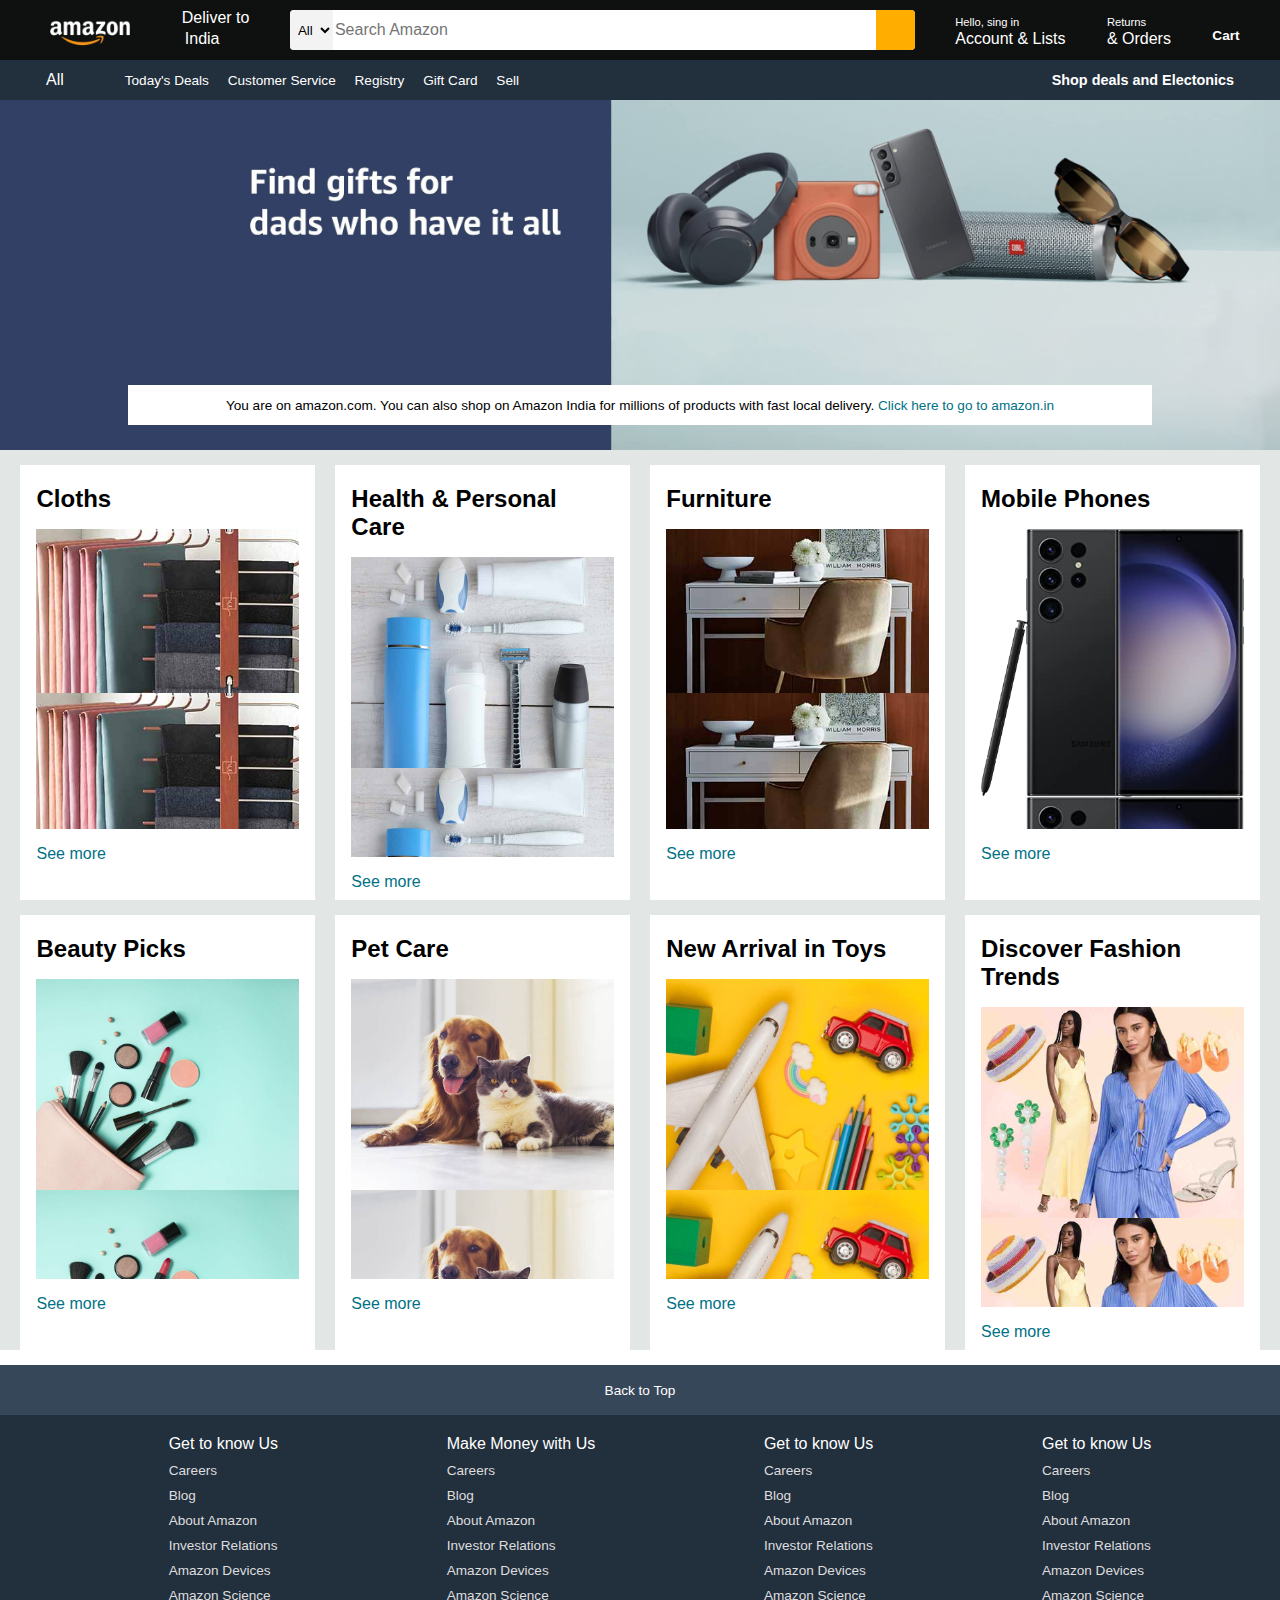
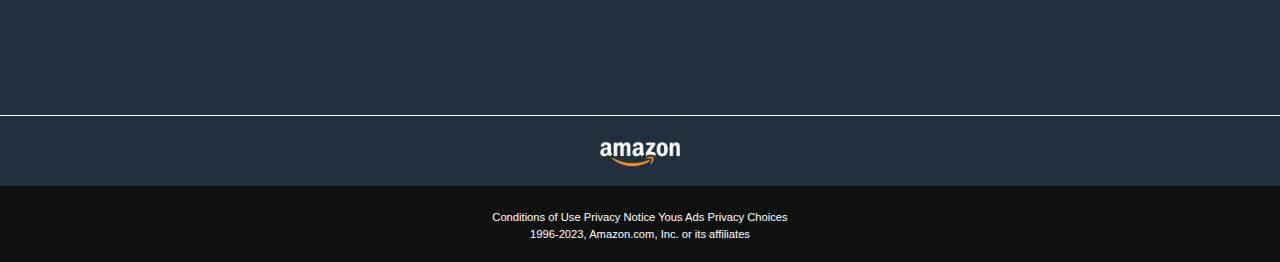
<file: Amazon clone/index.html>
<!DOCTYPE html>
<html lang="en">
<head>
    <meta charset="UTF-8">
    <meta name="viewport" content="width=device-width, initial-scale=1.0">
    <title>Amazon</title>
    <link rel="stylesheet" href="https://cdnjs.cloudflare.com/ajax/libs/font-awesome/6.5.1/css/all.min.css" integrity="sha512-DTOQO9RWCH3ppGqcWaEA1BIZOC6xxalwEsw9c2QQeAIftl+Vegovlnee1c9QX4TctnWMn13TZye+giMm8e2LwA==" crossorigin="anonymous" referrerpolicy="no-referrer" />
    <link rel="stylesheet" href="style.css">
</head>
<body>
    <header>
        <div class="navbar">
            <div class="nav-logo border">
                <div class="logo"></div>
            </div>

            <div class="nav-address border">
                <p class="add-first">Deliver to</p>
                <div class="add-icon">
                    <i class="fa-solid fa-location-dot"></i>
                    <p class="add-second">India</p>
                </div>
            </div>

            <div class="nav-search">
                <select class="search-select">
                    <option value="">All</option>
                </select>
                <input placeholder="Search Amazon" class="search-input">
                <div class="search-icon">
                    <i class="fa-solid fa-magnifying-glass"></i>
                </div>
            </div>

            <div class="nav-signin border">
                <p><span>Hello, sing in</span></p>
                <p class="nav-second">Account & Lists</p>
            </div>

            <div class="nav-return border">
                <p><span>Returns</span></p>
                <p class="nav-second">& Orders</p>
            </div>

            <div class="nav-cart border">
                <i class="fa-solid fa-cart-shopping"></i>
                Cart
            </div>
        </div>
        
            <div class="panel">
                <div class="panel-all">
                    <i class="fa-solid fa-bars"></i>
                    All
                </div>
                <div class="panel-ops">
                    <p>Today's Deals</p>
                    <p>Customer Service</p>
                    <p>Registry</p>
                    <p>Gift Card</p>
                    <p>Sell</p>
                </div>
                <div class="panel-deals">
                    Shop deals and Electonics
                </div>
            </div>
    </header>

    <div class="hero-section">
        <div class="hero-msg">
            <p>You are on amazon.com. You can also shop on Amazon India for millions of products with fast local delivery. <a>Click here to go to amazon.in</a></p>
        </div>
    </div>

    <div class="shop-section">
        <div class="box">
            <div class="box-content">
                <h2>Cloths</h2>
                <div class="box-img" style="background-image: url('box1_image.jpg');"></div>
                <p>See more</p>
            </div>
        </div>
        <div class="box">
            <div class="box-content">
                <h2>Health & Personal Care</h2>
                <div class="box-img" style="background-image: url('box2_image.jpg');"></div>
                <p>See more</p>
            </div>
        </div>
        <div class="box">
            <div class="box-content">
                <h2>Furniture</h2>
                <div class="box-img" style="background-image: url('box3_image.jpg');"></div>
                <p>See more</p>
            </div>
        </div>
        <div class="box">
            <div class="box-content">
                <h2>Mobile Phones</h2>
                <div class="box-img" style="background-image: url('box4_image.jpg');"></div>
                <p>See more</p>
            </div>
        </div>

        <div class="box">
            <div class="box-content">
                <h2>Beauty Picks</h2>
                <div class="box-img" style="background-image: url('box5_image.jpg');"></div>
                <p>See more</p>
            </div>
        </div>
        <div class="box">
            <div class="box-content">
                <h2>Pet Care</h2>
                <div class="box-img" style="background-image: url('box6_image.jpg');"></div>
                <p>See more</p>
            </div>
        </div>
        <div class="box">
            <div class="box-content">
                <h2>New Arrival in Toys</h2>
                <div class="box-img" style="background-image: url('box7_image.jpg');"></div>
                <p>See more</p>
            </div>
        </div>
        <div class="box">
            <div class="box-content">
                <h2>Discover Fashion Trends</h2>
                <div class="box-img" style="background-image: url('box8_image.jpg');"></div>
                <p>See more</p>
            </div>
        </div>
        
    </div>
    <footer>
        <div class="foot-panel1">
            Back to Top
        </div>

        <div class="foot-panel2">
            <ul>
                <p>Get to know Us</p>
                <a>Careers</a>
                <a>Blog</a>
                <a>About Amazon</a>
                <a>Investor Relations</a>
                <a>Amazon Devices</a>
                <a>Amazon Science</a>
            </ul>
            <ul>
                <p>Make Money with Us</p>
                <a>Careers</a>
                <a>Blog</a>
                <a>About Amazon</a>
                <a>Investor Relations</a>
                <a>Amazon Devices</a>
                <a>Amazon Science</a>
            </ul>
            <ul>
                <p>Get to know Us</p>
                <a>Careers</a>
                <a>Blog</a>
                <a>About Amazon</a>
                <a>Investor Relations</a>
                <a>Amazon Devices</a>
                <a>Amazon Science</a>
            </ul>
            <ul>
                <p>Get to know Us</p>
                <a>Careers</a>
                <a>Blog</a>
                <a>About Amazon</a>
                <a>Investor Relations</a>
                <a>Amazon Devices</a>
                <a>Amazon Science</a>
            </ul>
        </div>

        <div class="foot-panel3">
            <div class="logo"></div>
        </div>

        <div class="foot-panel4">
            <div class="pages">
                <a>Conditions of Use</a>
                <a>Privacy Notice</a>
                <a>Yous Ads Privacy Choices</a>
            </div>
            <div class="copyright">
                1996-2023, Amazon.com, Inc. or its affiliates
            </div>
        </div>
    </footer>

</body>
</html>
</file>
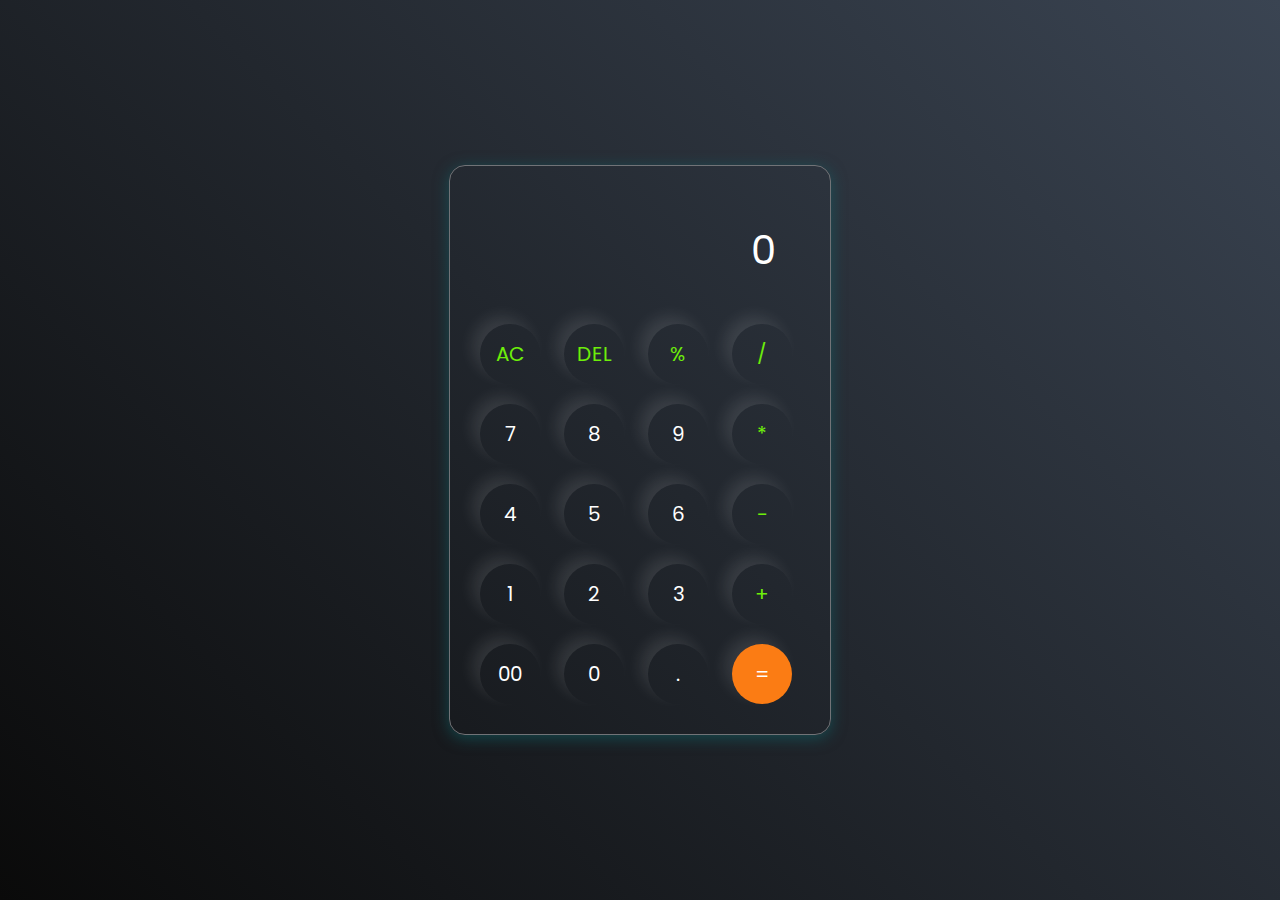
<file: calculator/index.html>
<!DOCTYPE html>
<html lang="en">
<head>
    <meta charset="UTF-8">
    <meta name="viewport" content="width=device-width, initial-scale=1.0">
    <link rel="stylesheet" href="style.css">
    <title>Calculator</title>
</head>
<body>
    <div class="Calculator">
        <input type="text" placeholder="0" id="inputBox">
        <div>
            <button class="operators">AC</button>
            <button class="operators">DEL</button>
            <button class="operators">%</button>
            <button class="operators">/</button>
        </div>
        <div>
            <button>7</button>
            <button>8</button>
            <button>9</button>
            <button class="operators">*</button>
        </div>
        <div>
            <button>4</button>
            <button>5</button>
            <button>6</button>
            <button class="operators">-</button>
        </div>
        <div>
            <button>1</button>
            <button>2</button>
            <button>3</button>
            <button class="operators">+</button>
        </div>
        <div>
            <button>00</button>
            <button>0</button>
            <button>.</button>
            <button class="equalBtn">=</button>
        </div>
    </div>

    <script src="script.js"></script>
</body>
</html>
</file>
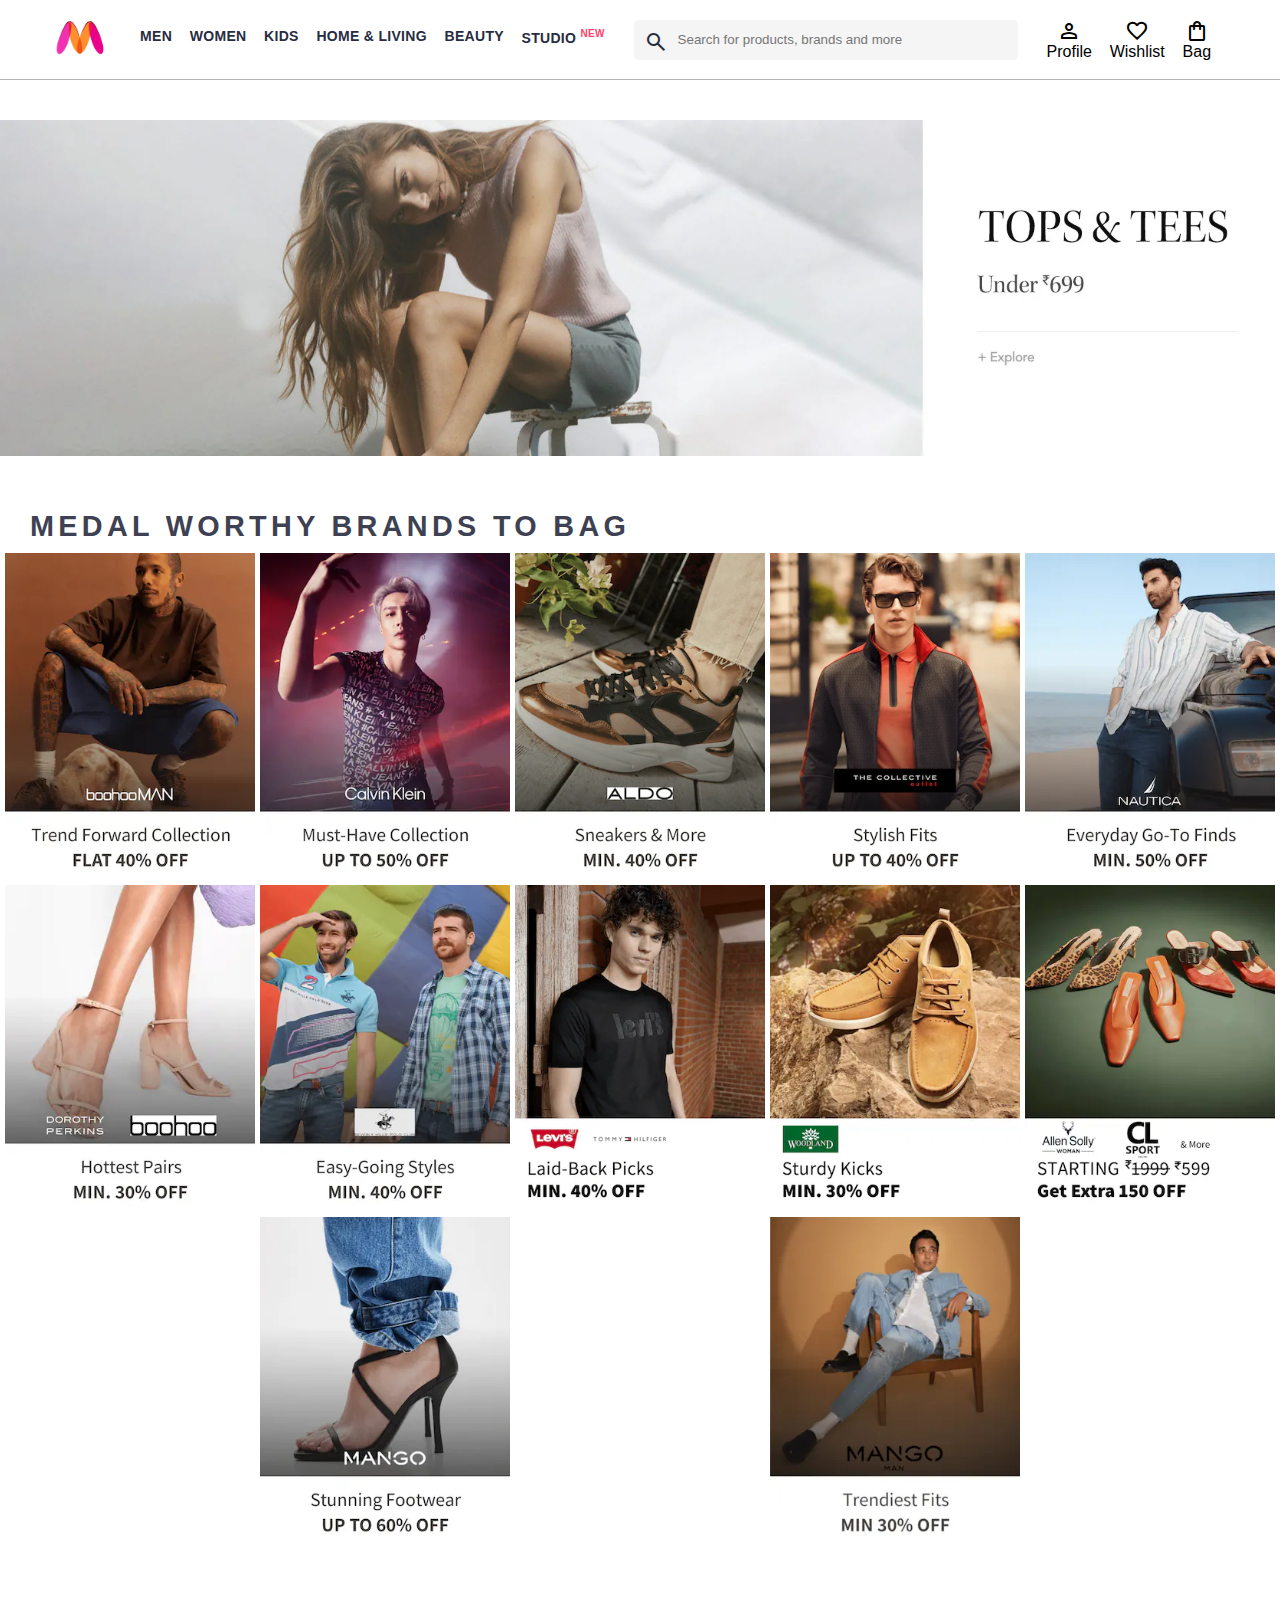
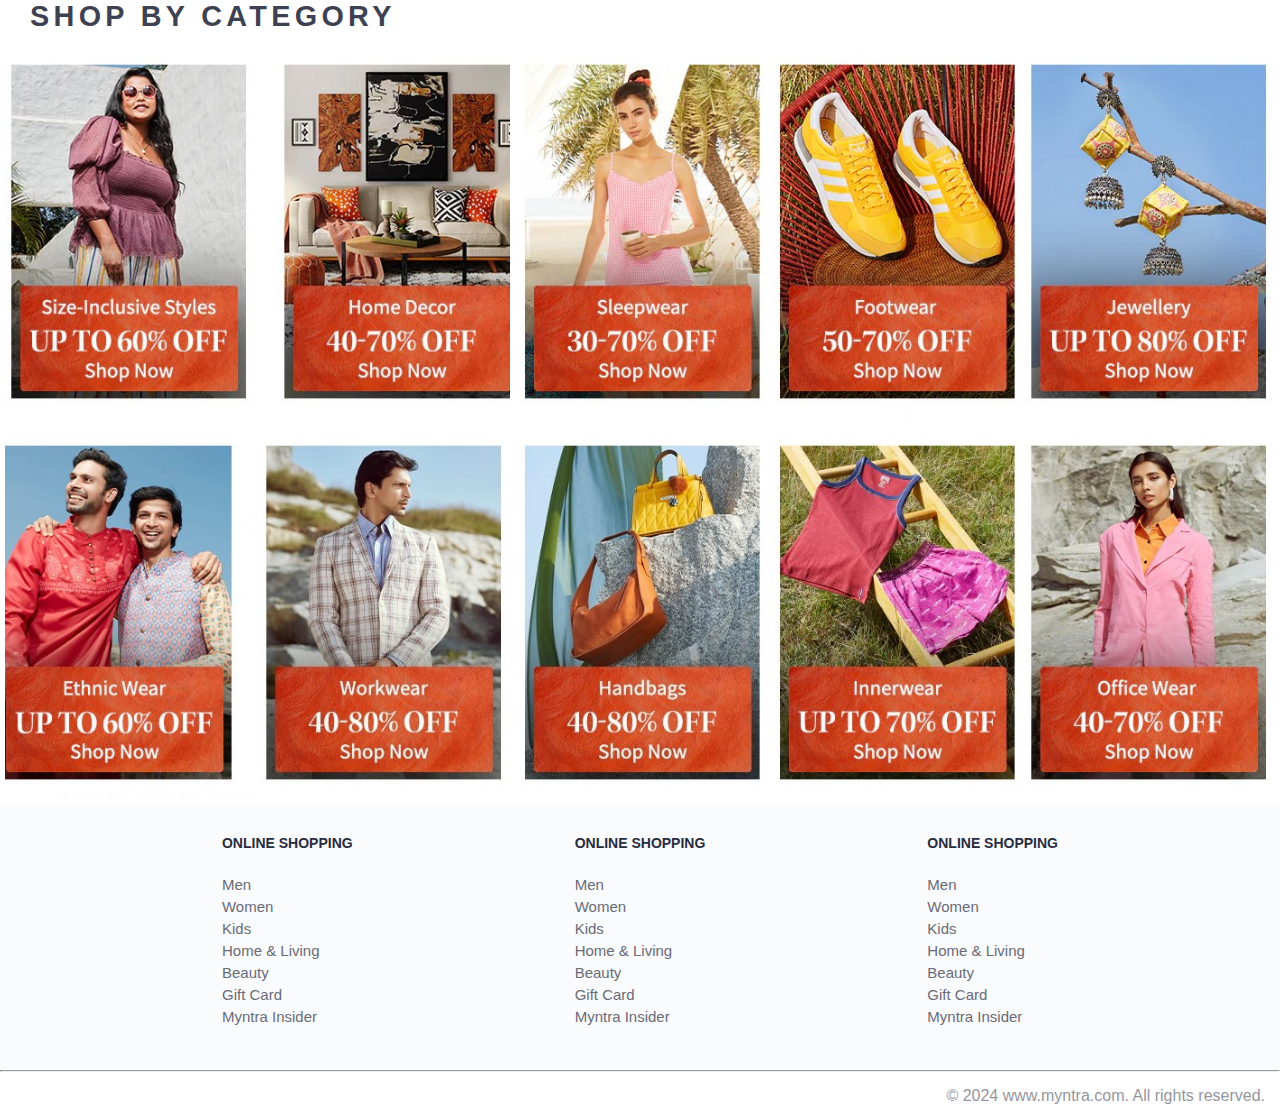
<file: Project Myntra Clone/index.html>
<!DOCTYPE html>
<html lang="en">
<head>
    <title>Myntra Clone</title>
    <link rel="stylesheet" href="index.css">
    <link rel="stylesheet" href="https://fonts.googleapis.com/css2?family=Material+Symbols+Outlined:opsz,wght,FILL,GRAD@20..48,100..700,0..1,-50..200" />
</head>
<body>
    <header>
        <div class="logo_container">
            <a href="#"><img class="myntra_home" src="images/myntra_logo.webp" alt="Myntra Home"></a>
        </div>
        <nav class="nav_bar">
            <a href="#">Men</a>
            <a href="#">Women</a>
            <a href="#">Kids</a>
            <a href="#">Home & Living</a>
            <a href="#">Beauty</a>
            <a href="#">Studio <sup>New</sup></a>
        </nav>
        <div class="search_bar">
            <span class="material-symbols-outlined search_icon">search</span>
            <input class="search_input" placeholder="Search for products, brands and more">
        </div>
        <div class="action_bar">
            <div class="action_container">
                <span class="material-symbols-outlined action_icon">person</span>
                <span class="action_name">Profile</span>
            </div>

            <div class="action_container">
                <span class="material-symbols-outlined action_icon">favorite</span>
                <span class="action_name">Wishlist</span>
            </div>

            <div class="action_container">
                <span class="material-symbols-outlined action_icon">shopping_bag</span>
                <span class="action_name">Bag</span>
            </div>
        </div>
    </header>
    <main>
        <div class="banner_container">
            <img class="banner_image" src="images/banner.jpg" alt="Main Banner">
        </div>
        <div class="category_heading">MEDAL WORTHY BRANDS TO BAG</div>
        <div class="category_items">
            <a href="#"><img class="sale_item" src="images/offers/1.png"></a>
            <a href="#"><img class="sale_item" src="images/offers/2.png"></a>
            <a href="#"><img class="sale_item" src="images/offers/3.png"></a>
            <a href="#"><img class="sale_item" src="images/offers/4.png"></a>
            <a href="#"><img class="sale_item" src="images/offers/5.png"></a>
            <a href="#"><img class="sale_item" src="images/offers/6.png"></a>
            <a href="#"><img class="sale_item" src="images/offers/7.png"></a>
            <a href="#"><img class="sale_item" src="images/offers/8.png"></a>
            <a href="#"><img class="sale_item" src="images/offers/9.png"></a>
            <a href="#"><img class="sale_item" src="images/offers/10.png"></a>
            <a href="#"><img class="sale_item" src="images/offers/11.png"></a>
            <a href="#"><img class="sale_item" src="images/offers/12.png"></a>
        </div>

        <div class="category_heading">SHOP BY CATEGORY</div>
        <div class="category_items">
            <a href="#"><img class="sale_item" src="images/categories/1.jpg"></a>
            <a href="#"><img class="sale_item" src="images/categories/2.jpg"></a>
            <a href="#"><img class="sale_item" src="images/categories/3.jpg"></a>
            <a href="#"><img class="sale_item" src="images/categories/4.jpg"></a>
            <a href="#"><img class="sale_item" src="images/categories/5.jpg"></a>
            <a href="#"><img class="sale_item" src="images/categories/6.jpg"></a>
            <a href="#"><img class="sale_item" src="images/categories/7.jpg"></a>
            <a href="#"><img class="sale_item" src="images/categories/8.jpg"></a>
            <a href="#"><img class="sale_item" src="images/categories/9.jpg"></a>
            <a href="#"><img class="sale_item" src="images/categories/10.jpg"></a>
        </div>
    </main>
    <footer>
        <div class="footer_container">
            <div class="footer_column">
                <h3>ONLINE SHOPPING</h3>

                <a href="#">Men</a>
                <a href="#">Women</a>
                <a href="#">Kids</a>
                <a href="#">Home & Living</a>
                <a href="#">Beauty</a>
                <a href="#">Gift Card</a>
                <a href="#">Myntra Insider</a>
            </div>

            <div class="footer_column">
                <h3>ONLINE SHOPPING</h3>

                <a href="#">Men</a>
                <a href="#">Women</a>
                <a href="#">Kids</a>
                <a href="#">Home & Living</a>
                <a href="#">Beauty</a>
                <a href="#">Gift Card</a>
                <a href="#">Myntra Insider</a>
            </div>

            <div class="footer_column">
                <h3>ONLINE SHOPPING</h3>

                <a href="#">Men</a>
                <a href="#">Women</a>
                <a href="#">Kids</a>
                <a href="#">Home & Living</a>
                <a href="#">Beauty</a>
                <a href="#">Gift Card</a>
                <a href="#">Myntra Insider</a>
            </div>
        </div>
        <hr>

        <div class="copyright">
            © 2024 www.myntra.com. All rights reserved.
        </div>
    </footer>
</body>
</html>
</file>
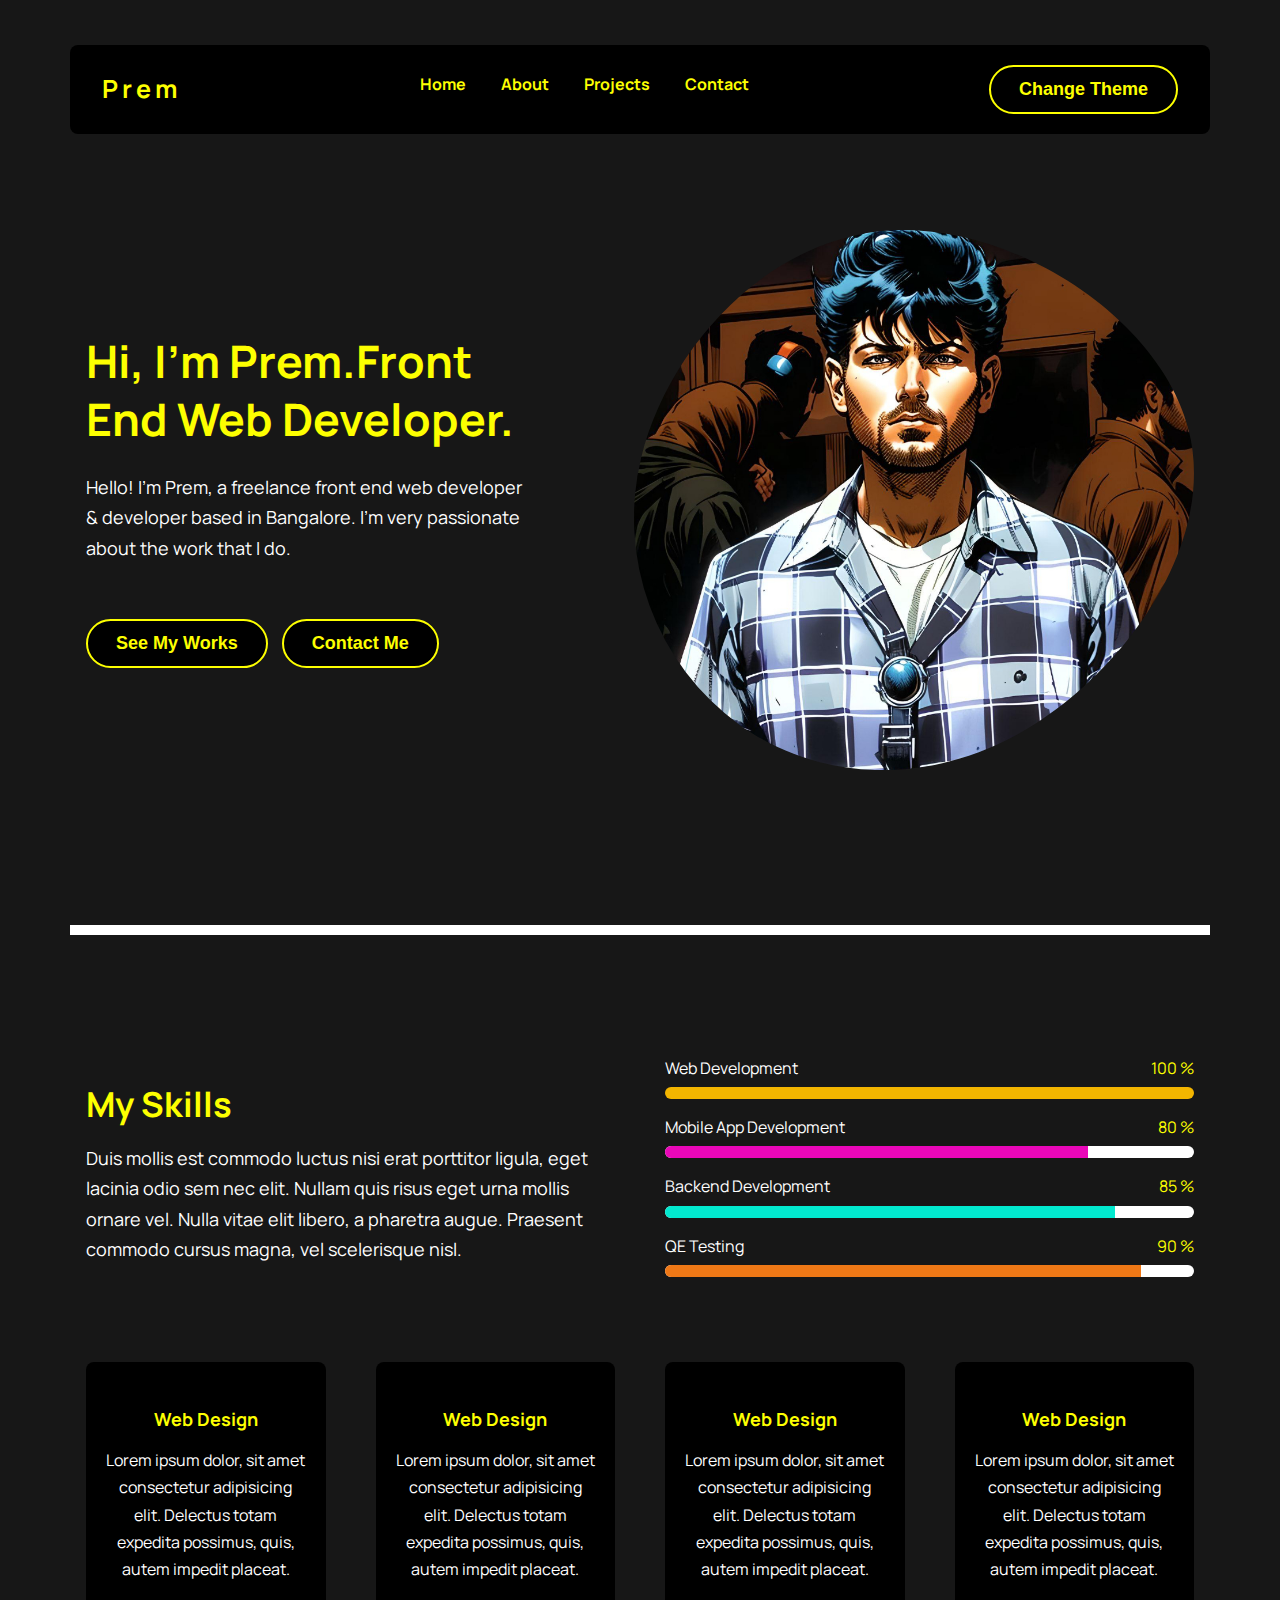
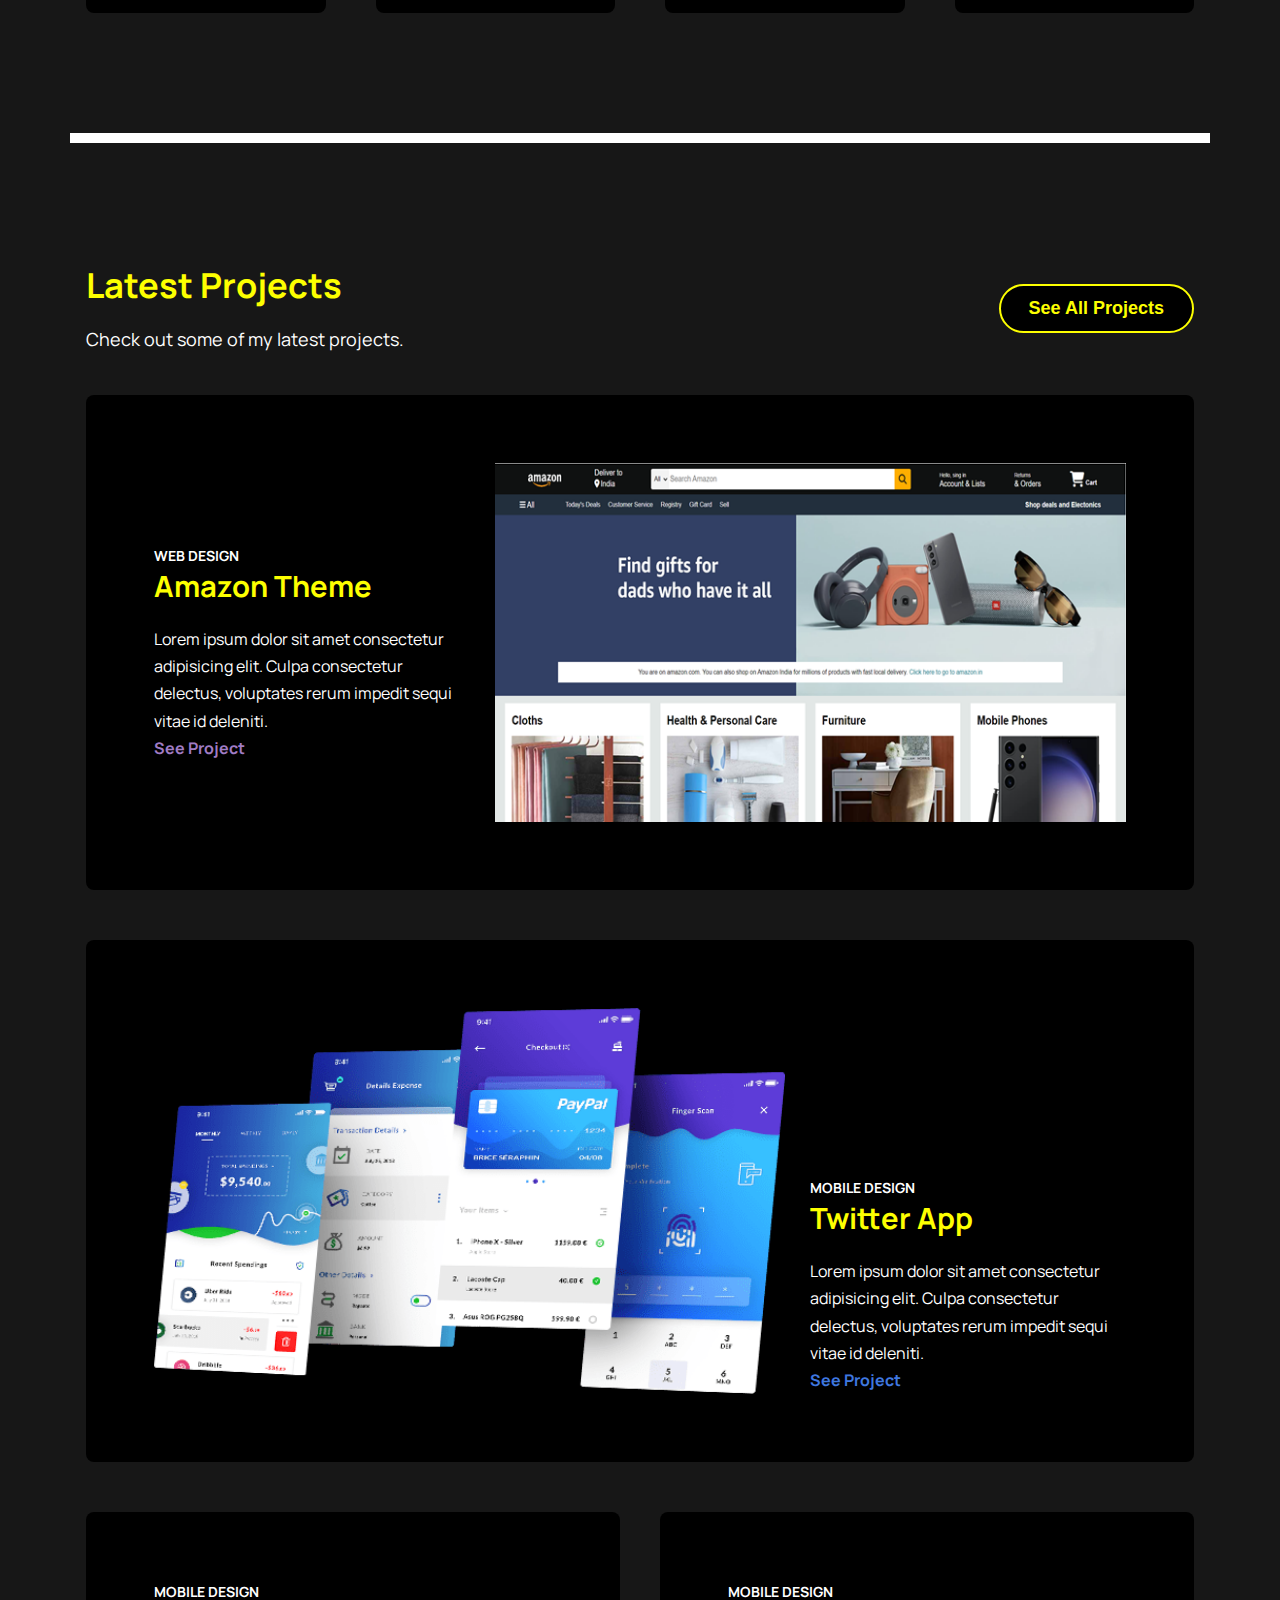
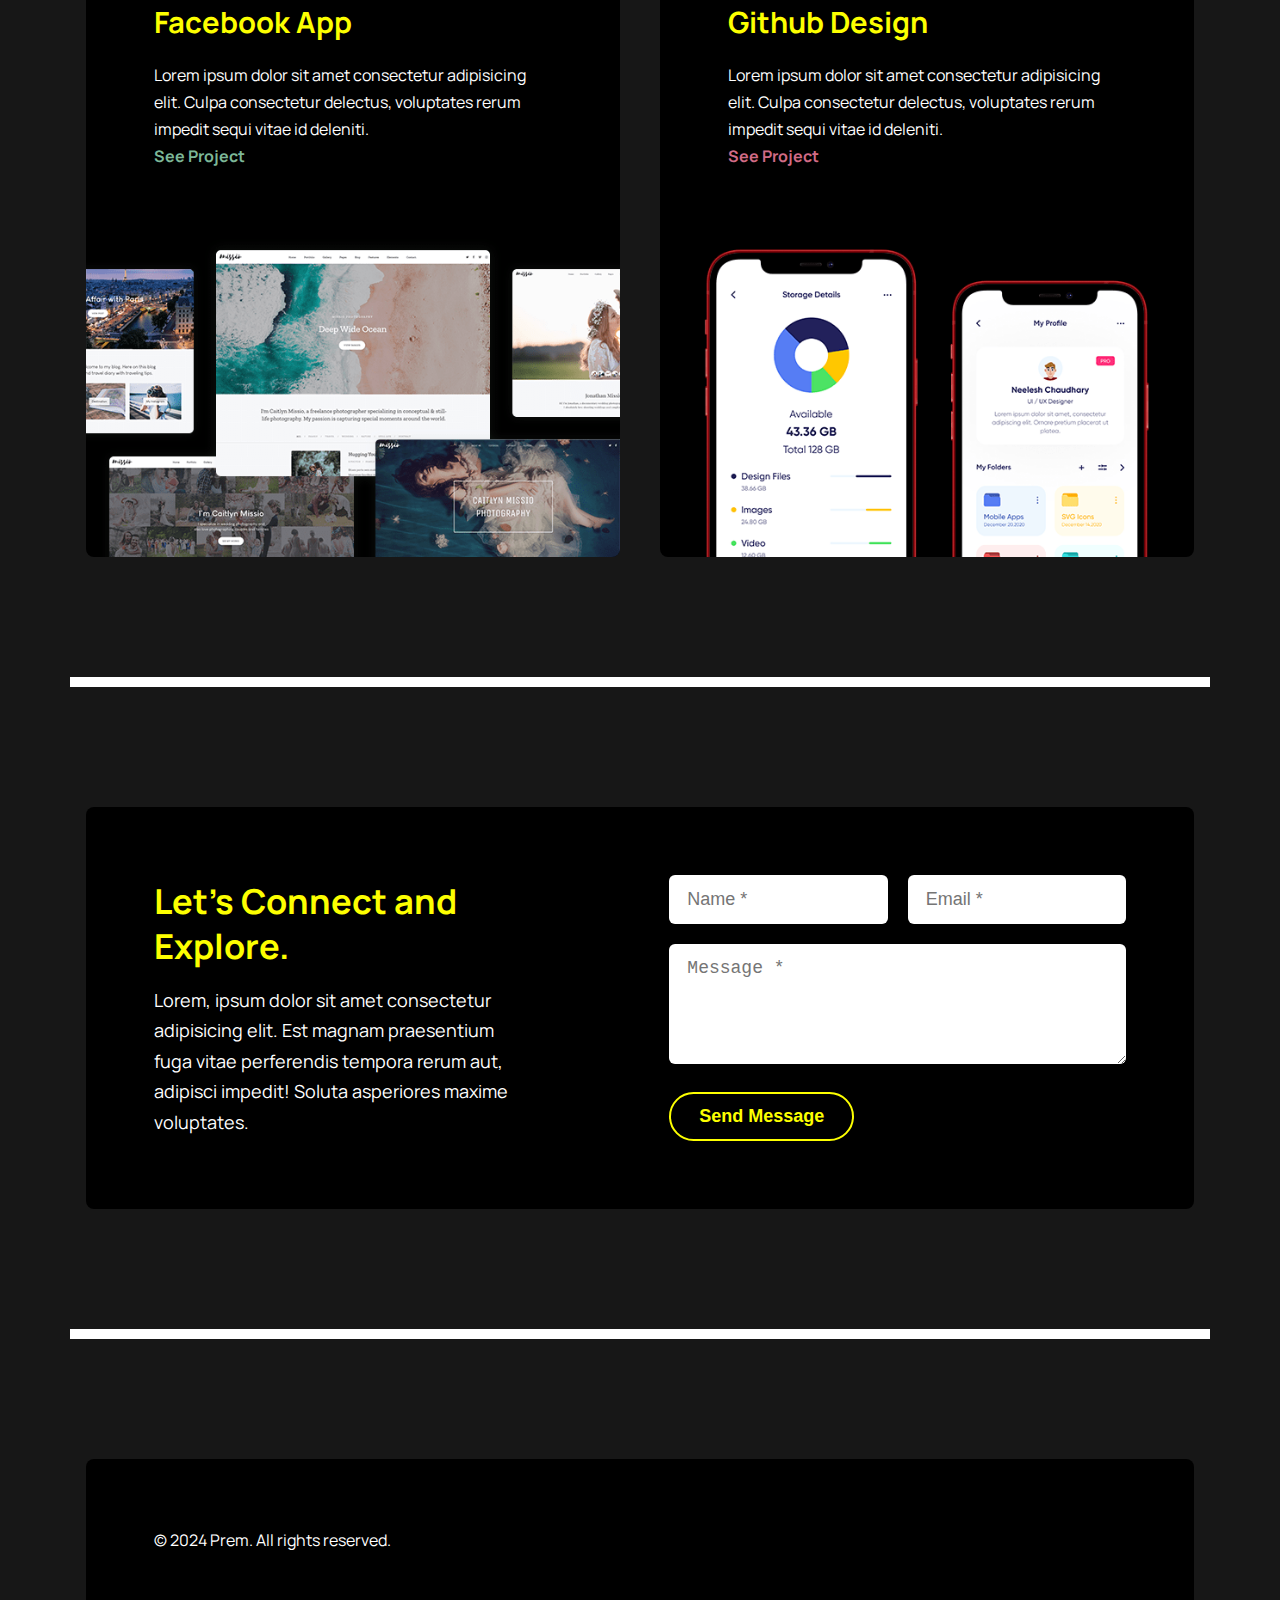
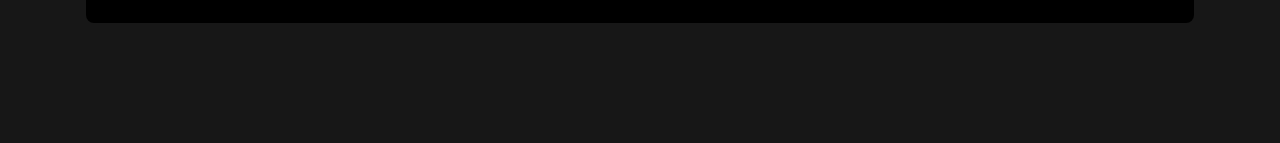
<file: html-css-portfolio-2024-master/html-css-portfolio-2024-master/index.html>
<!DOCTYPE html>
<html>
  <head>
    <meta charset="UTF-8" />
    <meta name="viewport" content="width= device-width. intial-scale=1.0" />
    <title>Prem - Front End Developer</title>
    <link rel="preconnect" href="https://fonts.googleapis.com" />
    <link rel="preconnect" href="https://fonts.gstatic.com" crossorigin />
    <link
      href="https://fonts.googleapis.com/css2?family=Manrope:wght@500;600;700&display=swap"
      rel="stylesheet"
    />
    <link
      rel="stylesheet"
      href="https://cdnjs.cloudflare.com/ajax/libs/font-awesome/6.5.1/css/all.min.css"
      integrity="sha512-DTOQO9RWCH3ppGqcWaEA1BIZOC6xxalwEsw9c2QQeAIftl+Vegovlnee1c9QX4TctnWMn13TZye+giMm8e2LwA=="
      crossorigin="anonymous"
      referrerpolicy="no-referrer"
    />
    <link href="./assets/css/styles.css" rel="stylesheet" />
    <link rel="preload" as="image" href="./assets/images/sangam4.jpg" />
    <link rel="preload" as="image" href="./assets/images/image-mask.svg" />
  </head>
  <body class="black">
    <header class="header">
      <div class="container">
        <a href="#" class="logo">Prem</a>
        <nav class="navbar" data-navbar>
          <div class="navbar-top">
            <a href="#" class="logo">Prem</a>
            <button class="navbar-close-btn" data-nav-toggler>
              <i class="fa fa-window-close" style="color: #fdff00"></i>
            </button>
          </div>
          <ul class="navbar-list">
            <li>
              <a href="#" class="navbar-link">Home</a>
            </li>
            <li>
              <a href="#" class="navbar-link">About</a>
            </li>
            <li>
              <a href="#" class="navbar-link">Projects</a>
            </li>
            <li>
              <a href="#" class="navbar-link">Contact</a>
            </li>
          </ul>
          <div class="theme-wrapper">
            <button id="theme-btn" class="btn theme">Change Theme</button>
          </div>
        </nav>
        <button class="nav-open-btn" data-nav-toggler>
          <i class="fa-solid fa-bars"></i>
        </button>
        <div class="overlay" data-nav-toggler data-overlay></div>
      </div>
    </header>
    <main>
      <article>
        <section class="section hero">
          <div class="container">
            <div class="hero-content">
              <h1 class="h1 title">Hi, I'm Prem.Front End Web Developer.</h1>
              <p class="section-text">
                Hello! I'm Prem, a freelance front end web developer &
                developer based in Bangalore. I’m very passionate about the work
                that I do.
              </p>
              <div class="social-icons-wrapper">
                <a href="https://www.linkedin.com/in/prem-kumar-2a290524b/"><i style="color: #f3b500" class="fa-brands fa-linkedin"></i></a>
                <i style="color: #ea07b9" class="fa-brands fa-twitter"></i>
                <a href="https://github.com/Premkumar1002"><i style="color: #02e9cf" class="fa-brands fa-github"></i></a>
                <a href="https://www.facebook.com/profile.php?id=100048947737758"></a><i style="color: #ef7816" class="fa-brands fa-facebook"></i>
              </div>
              <div class="btn-wrapper">
                <button class="btn">See My Works</button>
                <a href="https://wa.link/tzrbdo"><button class="btn">Contact Me</button></a>
              </div>
            </div>
            <figure class="hero-banner">
              <img
                src="./assets/images/sangam4.jpg"
                width="560"
                height="560"
                alt="Sangam"
                class="w-100"
              />
            </figure>
          </div>
        </section>
        <div class="divider"></div>
        <section class="section about">
          <div class="container">
            <div class="wrapper">
              <div class="left">
                <h2 class="h2 section-title">My Skills</h2>
                <p class="section-text">
                  Duis mollis est commodo luctus nisi erat porttitor ligula,
                  eget lacinia odio sem nec elit. Nullam quis risus eget urna
                  mollis ornare vel. Nulla vitae elit libero, a pharetra augue.
                  Praesent commodo cursus magna, vel scelerisque nisl.
                </p>
              </div>
              <ul class="progress-list">
                <li class="progress-item">
                  <div class="label-wrapper">
                    <p>Web Development</p>
                    <span class="span">100 %</span>
                  </div>
                  <div class="progress">
                    <div
                      class="progress-fill"
                      style="width: 100%; background-color: #f3b500"
                    ></div>
                  </div>
                </li>
                <li class="progress-item">
                  <div class="label-wrapper">
                    <p>Mobile App Development</p>
                    <span class="span">80 %</span>
                  </div>
                  <div class="progress">
                    <div
                      class="progress-fill"
                      style="width: 80%; background-color: #ea07b9"
                    ></div>
                  </div>
                </li>
                <li class="progress-item">
                  <div class="label-wrapper">
                    <p>Backend Development</p>
                    <span class="span">85 %</span>
                  </div>
                  <div class="progress">
                    <div
                      class="progress-fill"
                      style="width: 85%; background-color: #02e9cf"
                    ></div>
                  </div>
                </li>
                <li class="progress-item">
                  <div class="label-wrapper">
                    <p>QE Testing</p>
                    <span class="span">90 %</span>
                  </div>
                  <div class="progress">
                    <div
                      class="progress-fill"
                      style="width: 90%; background-color: #ef7816"
                    ></div>
                  </div>
                </li>
              </ul>
            </div>
            <ul class="grid-list">
              <li>
                <div class="about-card">
                  <div class="card-icon">
                    <i style="color: #f3b500" class="fa-solid fa-code"></i>
                  </div>
                  <h3 class="h4 card-title">Web Design</h3>
                  <p class="card-text">
                    Lorem ipsum dolor, sit amet consectetur adipisicing elit.
                    Delectus totam expedita possimus, quis, autem impedit
                    placeat.
                  </p>
                </div>
              </li>
              <li>
                <div class="about-card">
                  <div class="card-icon">
                    <i style="color: #ea07b9" class="fa-solid fa-database"></i>
                  </div>
                  <h3 class="h4 card-title">Web Design</h3>
                  <p class="card-text">
                    Lorem ipsum dolor, sit amet consectetur adipisicing elit.
                    Delectus totam expedita possimus, quis, autem impedit
                    placeat.
                  </p>
                </div>
              </li>
              <li>
                <div class="about-card">
                  <div class="card-icon">
                    <i style="color: #02e9cf" class="fa-solid fa-file-code"></i>
                  </div>
                  <h3 class="h4 card-title">Web Design</h3>
                  <p class="card-text">
                    Lorem ipsum dolor, sit amet consectetur adipisicing elit.
                    Delectus totam expedita possimus, quis, autem impedit
                    placeat.
                  </p>
                </div>
              </li>
              <li>
                <div class="about-card">
                  <div class="card-icon">
                    <i style="color: #ef7816" class="fa-brands fa-codepen"></i>
                  </div>
                  <h3 class="h4 card-title">Web Design</h3>
                  <p class="card-text">
                    Lorem ipsum dolor, sit amet consectetur adipisicing elit.
                    Delectus totam expedita possimus, quis, autem impedit
                    placeat.
                  </p>
                </div>
              </li>
            </ul>
          </div>
        </section>
        <div class="divider"></div>

        <section class="section project">
          <div class="container">
            <div class="title-wrapper">
              <div>
                <h2 class="h2 section-title">Latest Projects</h2>
                <p class="section-text">
                  Check out some of my latest projects.
                </p>
              </div>
              <button class="btn">See All Projects</button>
            </div>
            <ul class="grid-list">
              <li>
                <div class="project-card project-card-one">
                  <div class="card-content">
                    <p class="card-type">Web Design</p>
                    <h3 class="h3 card-title">Amazon Theme</h3>
                    <p class="card-text">
                      Lorem ipsum dolor sit amet consectetur adipisicing elit.
                      Culpa consectetur delectus, voluptates rerum impedit sequi
                      vitae id deleniti.
                    </p>
                    <a href="#" class="btn-text" style="color: #a07cc5"
                      ><span class="span">See Project</span></a
                    >
                  </div>
                  <figure class="card-banner">
                    <img
                      src="./assets/images/project-1.png"
                      width="650"
                      height="370"
                      alt="Web-Design"
                      class="w-100"
                    />
                  </figure>
                </div>
              </li>
              <li>
                <div class="project-card project-card-two">
                  <div class="card-content">
                    <p class="card-type">Mobile Design</p>
                    <h3 class="h3 card-title">Twitter App</h3>
                    <p class="card-text">
                      Lorem ipsum dolor sit amet consectetur adipisicing elit.
                      Culpa consectetur delectus, voluptates rerum impedit sequi
                      vitae id deleniti.
                    </p>
                    <a href="#" class="btn-text" style="color: #3f78e0"
                      ><span class="span">See Project</span></a
                    >
                  </div>
                  <figure class="card-banner">
                    <img
                      src="./assets/images/project-2.png"
                      width="650"
                      height="370"
                      alt="Web-Design"
                      class="w-100"
                    />
                  </figure>
                </div>
              </li>
              <li>
                <div class="project-card project-card-three">
                  <div class="card-content">
                    <p class="card-type">Mobile Design</p>
                    <h3 class="h3 card-title">Facebook App</h3>
                    <p class="card-text">
                      Lorem ipsum dolor sit amet consectetur adipisicing elit.
                      Culpa consectetur delectus, voluptates rerum impedit sequi
                      vitae id deleniti.
                    </p>
                    <a href="#" class="btn-text" style="color: #7cb798"
                      ><span class="span">See Project</span></a
                    >
                  </div>
                  <figure class="card-banner">
                    <img
                      src="./assets/images/project-3.png"
                      width="650"
                      height="370"
                      alt="Web-Design"
                      class="w-100"
                    />
                  </figure>
                </div>
              </li>
              <li>
                <div class="project-card project-card-four">
                  <div class="card-content">
                    <p class="card-type">Mobile Design</p>
                    <h3 class="h3 card-title">Github Design</h3>
                    <p class="card-text">
                      Lorem ipsum dolor sit amet consectetur adipisicing elit.
                      Culpa consectetur delectus, voluptates rerum impedit sequi
                      vitae id deleniti.
                    </p>
                    <a href="#" class="btn-text" style="color: #d16b86"
                      ><span class="span">See Project</span></a
                    >
                  </div>
                  <figure class="card-banner">
                    <img
                      src="./assets/images/project-4.png"
                      width="650"
                      height="370"
                      alt="Web-Design"
                      class="w-100"
                    />
                  </figure>
                </div>
              </li>
            </ul>
          </div>
        </section>
        <div class="divider"></div>

        <section class="section contact">
          <div class="container">
            <div class="contact-card">
              <div class="contact-content">
                <div class="card-icon">
                  <i style="font-size: 50px" class="fa-solid fa-envelope"></i>
                </div>
                <h2 class="h2 section-title">Let's Connect and Explore.</h2>
                <p class="section-text">
                  Lorem, ipsum dolor sit amet consectetur adipisicing elit. Est
                  magnam praesentium fuga vitae perferendis tempora rerum aut,
                  adipisci impedit! Soluta asperiores maxime voluptates.
                </p>
              </div>

              <form action="" method="post" class="contact-form">
                <div class="input-wrapper">
                  <input
                    type="text"
                    name="name"
                    placeholder="Name *"
                    required
                    class="input-field"
                  />
                  <input
                    type="email"
                    name="email"
                    placeholder="Email *"
                    required
                    class="input-field"
                  />
                </div>
                <textarea
                  name="message"
                  placeholder="Message *"
                  required
                  class="input-field"
                ></textarea>
                <button type="submit" class="btn">Send Message</button>
              </form>
            </div>
          </div>
        </section>
        <div class="divider"></div>

        <footer class="footer">
          <div class="container">
            <div class="footer-inner-container">
              <p class="copyright">© 2024 Prem. All rights reserved.</p>
              <ul class="social-icons-wrapper">
                <li>
                  <a href="https://www.linkedin.com/in/prem-kumar-2a290524b/" class="social-link">
                    <i style="color: #f3b500" class="fa-brands fa-linkedin"></i>
                  </a>
                </li>
                <li>
                  <a href="#" class="social-link">
                    <i style="color: #ea07b9" class="fa-brands fa-twitter"></i>
                  </a>
                </li>
                <li>
                  <a href="https://github.com/Premkumar1002" class="social-link">
                    <i style="color: #02e9cf" class="fa-brands fa-github"></i>
                  </a>
                </li>
                <li>
                  <a href="https://www.facebook.com/profile.php?id=100048947737758" class="social-link">
                    <i style="color: #ef7816" class="fa-brands fa-facebook"></i>
                  </a>
                </li>
              </ul>
            </div>
          </div>
        </footer>
      </article>
    </main>
    <script src="./assets/js/script.js"></script>
  </body>
</html>
</file>
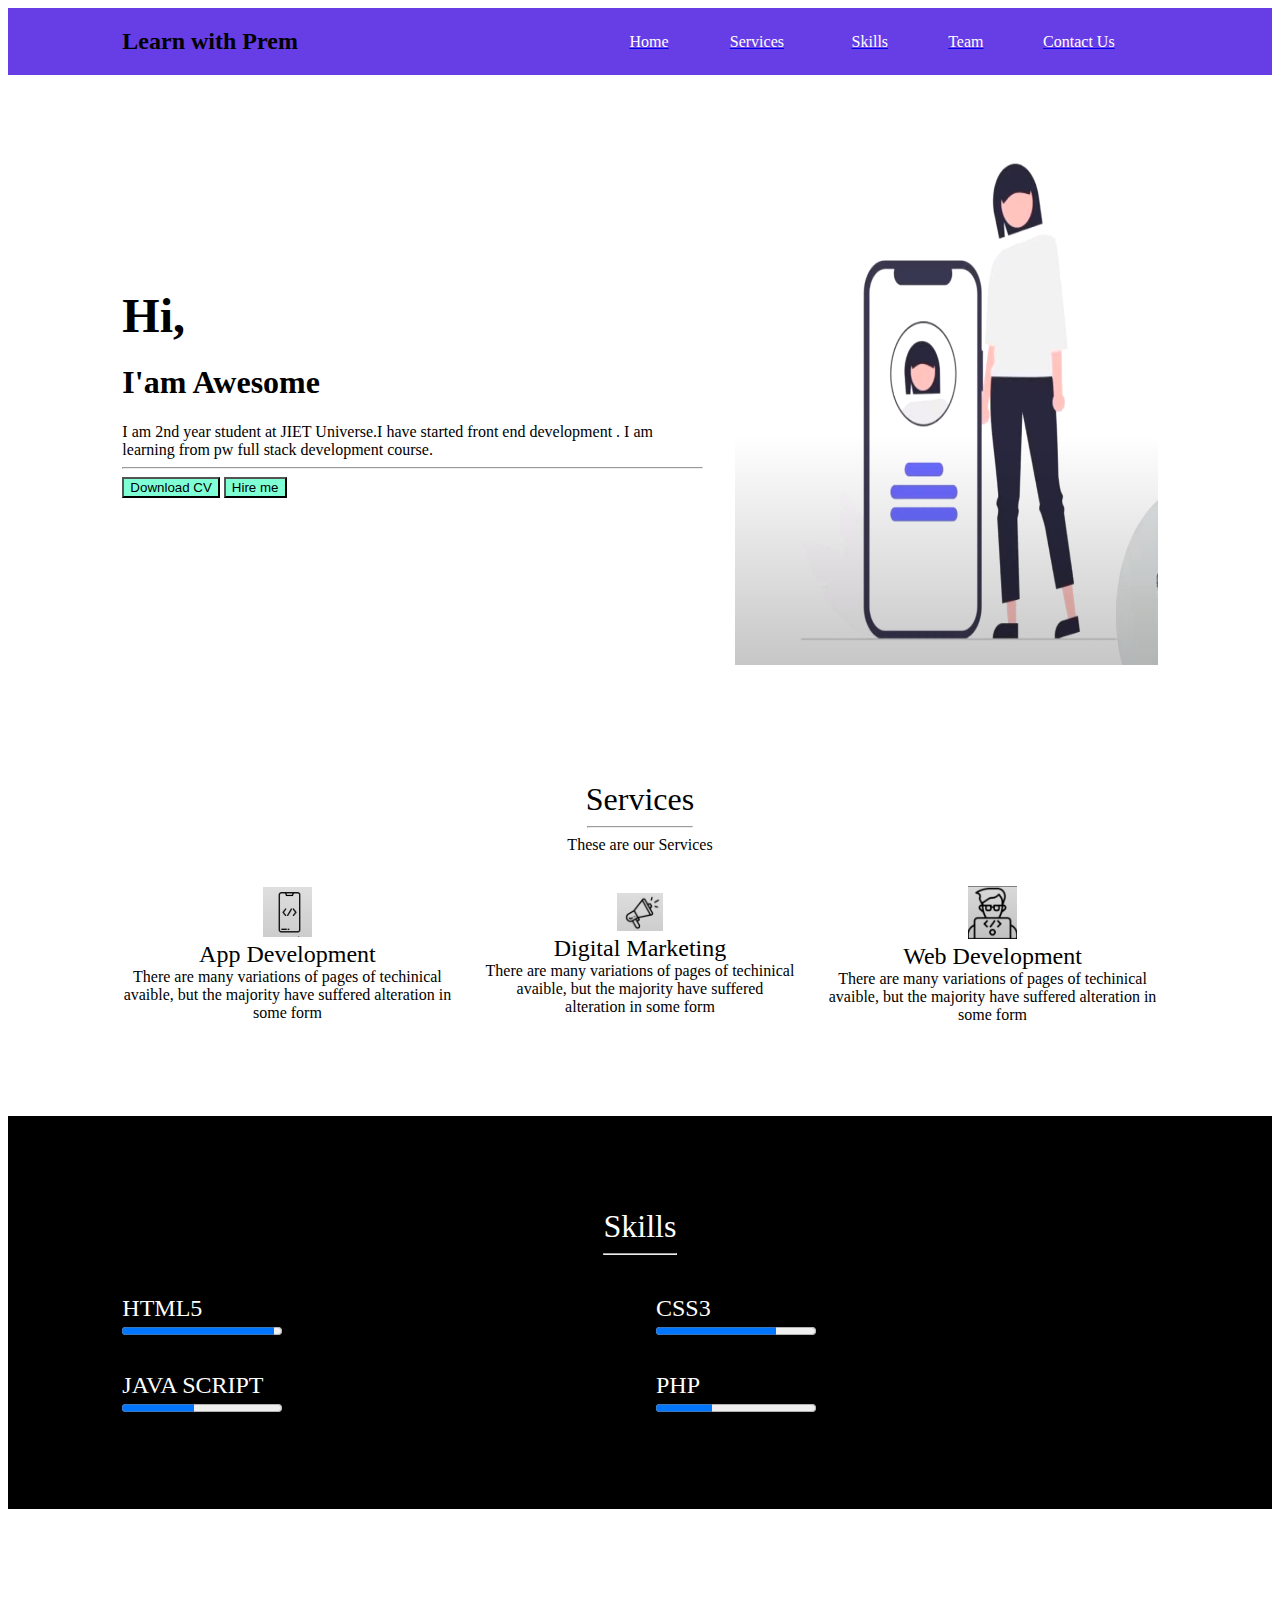
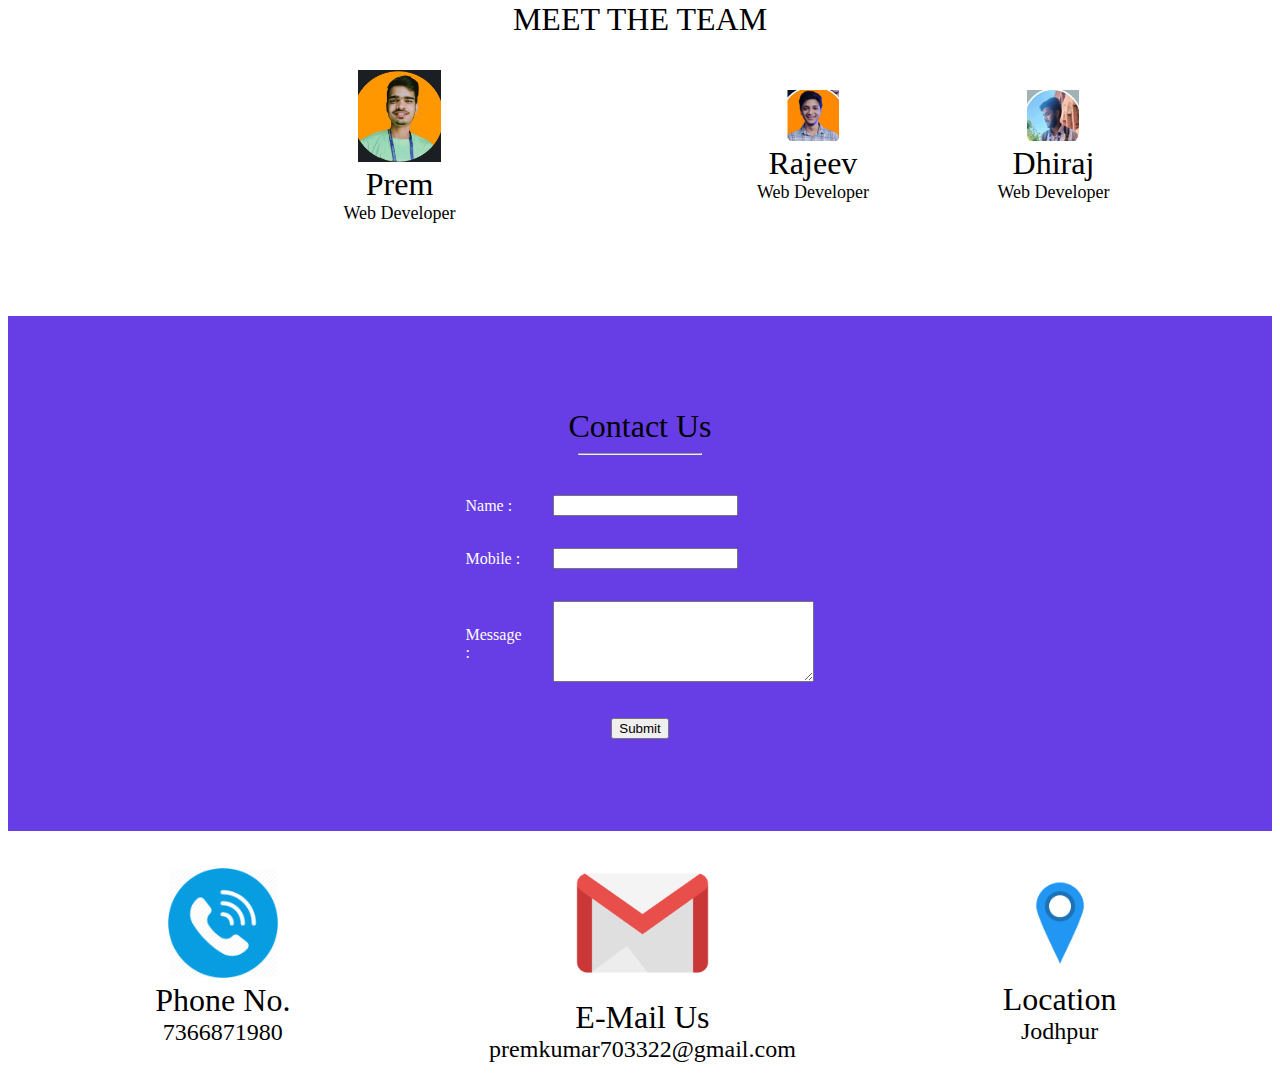
<file: website/project1.html>
<!DOCTYPE html>
<html lang="en">
<head>
    <meta charset="UTF-8">
    <meta name="viewport" content="width=device-width, initial-scale=1.0">
    <title>Document</title>

</head>
<body>
    <!-- header-->

    <table border="0" width="100%" cellingspace="0" bgcolor="#673de6">
        <tr><td>
            <table border="0" width="85%" align="center" cellpadding="15">
                <tr>
                    <td><font face="Open Sans" size="5" color="black"><b>Learn with Prem</b></font></td>
                    <td width="20%"></td>
                    <td><a href="#"><font color="white">Home</font></a></td>
                    <td><a href="#serve"><font color="white">Services</font></a></td>
                    <td><a href="#"><font color="white">Skills</font></a></td>
                    <td><a href="#"><font color="white">Team</font></a></td>
                    <td><a href="#"><font color="white">Contact Us</font></a></td>
                </tr>
            </table>
        </tr></td>
    </table>

    <!-- End header-->

    <!-- Home -->
    <table>
        <tr><td>
            <table width="85%" border="0" align="center" cellpadding="15">
                <tr>
                    <td> 
                        <h1><font face="Open Sans" size="7">Hi,</font></h1>
                        <h1><font face="Open Sans" size="6">I'am Awesome</font></h1>
                        <font size="3">I am 2nd year student at JIET Universe.I have started front end development . I am learning from pw full stack development course. </font>
                        <hr>
                       <a href="javaReport.pdf"></a> <button style="background-color:aquamarine">Download CV</button></a>
                       <a href="https://wa.link/tzrbdo"> <button style="background-color:aquamarine">Hire me</button></a>
                    </td>
  
                    <td>
                        <img src="img.png" height="570px" width="100%">
                        <!-- <img src="C:\Users\premk\OneDrive\Desktop\html tutorial\html\project\Portfolio\Image\img.png" alt="hsgd"> -->
                    </td>

                </tr>

            </table>

        </td></tr>
 
    </table>

    <!-- End Home -->
<section id="serve">
    <!-- Services -->
    <table width="100%" bgcolor="white">
        <tr>
            <td>
                <br><br><br><br>
                <table width="85%" border="0" align="center" cellpadding="15px">
                    <tr align="center">
                        <td colspan="3">
                            <font size="6" face="Open Sans">Services</font><br>
                            <hr align="center" width="10%">
                            <font size="3" face="Open Sans">These are our Services</font>
                        </td>
                    </tr>
                    <tr align="center">
                        <td>
                            <img src="app dev.png" width="15%"><br>
                            <font size="5">App Development</font><br>
                            <font size="3">There are many variations of pages of techinical avaible, but the majority have suffered alteration in some form</font>
                        </td>
                        <td><img src="digital marketing.png" width="15%"><br>
                            <font size="5">Digital Marketing</font><br>
                            <font size="3">There are many variations of pages of techinical avaible, but the majority have suffered alteration in some form</font>
                        </td>
                        <td>
                            <img src="web dev.png" width="15%"><br>
                            <font size="5">Web Development</font><br>
                            <font size="3">There are many variations of pages of techinical avaible, but the majority have suffered alteration in some form</font>
                        </td>
                    </tr>
                </table>
                <br><br><br><br>
            </td>
        </tr>
    </table>
</section>
     <!-- End Services -->

     <!-- Skills -->
     <table width="100%" bgcolor="black">
        <tr>
            <td>
                <br><br><br><br>
                <table border="0" width="85%" align="center" cellpadding="15px">
                    <tr align="center"><td colspan="2"><font face="Open Sans" size="6" color="white">Skills</font><hr align="center" width="7%"></td></tr>
                    <tr>
                        <td><label><font size="5" color="white">HTML5</font></label><br><progress value="95" max="100">95%</progress></td>
                        <td><label><font size="5" color="white">CSS3</font></label><br><progress value="75" max="100">75%</progress></td>
                    </tr>


                    <tr>
                        <td><label><font size="5" color="white">JAVA SCRIPT</font></label><br><progress value="45" max="100">45%</progress></td>
                        <td><label><font size="5" color="white">PHP</font></label><br><progress value="35" max="100">35%</progress></td>
                    </tr>
                </table>
                <br><br><br><br>
            </td>
        </tr>
     </table>
     <!-- End Skills -->

     <!-- Team -->
     <table width="100%">
        <tr><td>
            <br><br><br><br>
            <table border="0" width="85%" align="center" cellpadding="15">
                <tr align="center">
                    <td colspan="3"><font color="" size="6">MEET THE TEAM</font></td>   
                </tr>
                <tr align="center">
                    <td><img src="prem.jpg" width="15%"><br><font size="6">Prem</font><br><font size="4">Web Developer</font></td>

                    <td><img src="rajeev.png" width="25%"><br><font size="6">Rajeev</font><br><font size="4">Web Developer</font></td>

                    <td><img src="dhiraj.jpg" width="25%"><br><font size="6">Dhiraj</font><br><font size="4">Web Developer</font></td>
                </tr>
            </table>
            <br><br><br><br>
        </td></tr>
     </table>

     <!-- End Team -->

     <!-- Contact -->
     <form action="">
     <table width="100%" bgcolor="#673de6">
        <tr><td>
            <br><br><br><br>
            <table border="0" width="30%" align="center" cellpadding="15">
                <tr align="center">
                    <td colspan="2"><font color="" size="6">Contact Us </font><br><hr align="center" width="35%"></td>
                </tr>
                <tr>
                    <td><font color="white">Name :</font></td>
                    <td><input type="text" name="" id=""></td>
                </tr>

                <tr>
                    <td><font color="white">Mobile :</font></td>
                    <td><input type="number" name="" id=""></td>
                </tr>

                <tr>
                    <td><font color="white">Message :</font> </td>
                    <td><textarea name="" id="" cols="30" rows="5"></textarea></td>

                    <tr align="center">
                        <td colspan="2"><input type="submit"></td>

                </tr>
            </table>
            <br><br><br><br>
        </td></tr>
     </table>
    </form>
     <!-- End Contact -->

     <!-- Footer -->
     <table width="100%" >
        <tr><td>
            <table border="0" width="85%" align="center" cellpadding="15">
                <tr align="center">
                    <td>
                        <img src="phone.jpg" width="55%"><br>
                        <font size="6">Phone No.</font><br>
                        <font size="5">7366871980</font>
                    </td>

                    <td>
                        <img src="email.png" width="25%"><br>
                        <font size="6" >E-Mail Us</font><br>
                        <font size="5" >premkumar703322@gmail.com</font>
                    </td>

                    <td>
                        <img src="location.jpg" width="55%"><br>
                        <font size="6">Location</font><br>
                        <font size="5">Jodhpur</font>
                    </td>
                </tr>


            </table>
        </td></tr>
     </table>
     <!-- End Footer -->
</body>
</html>
</file>
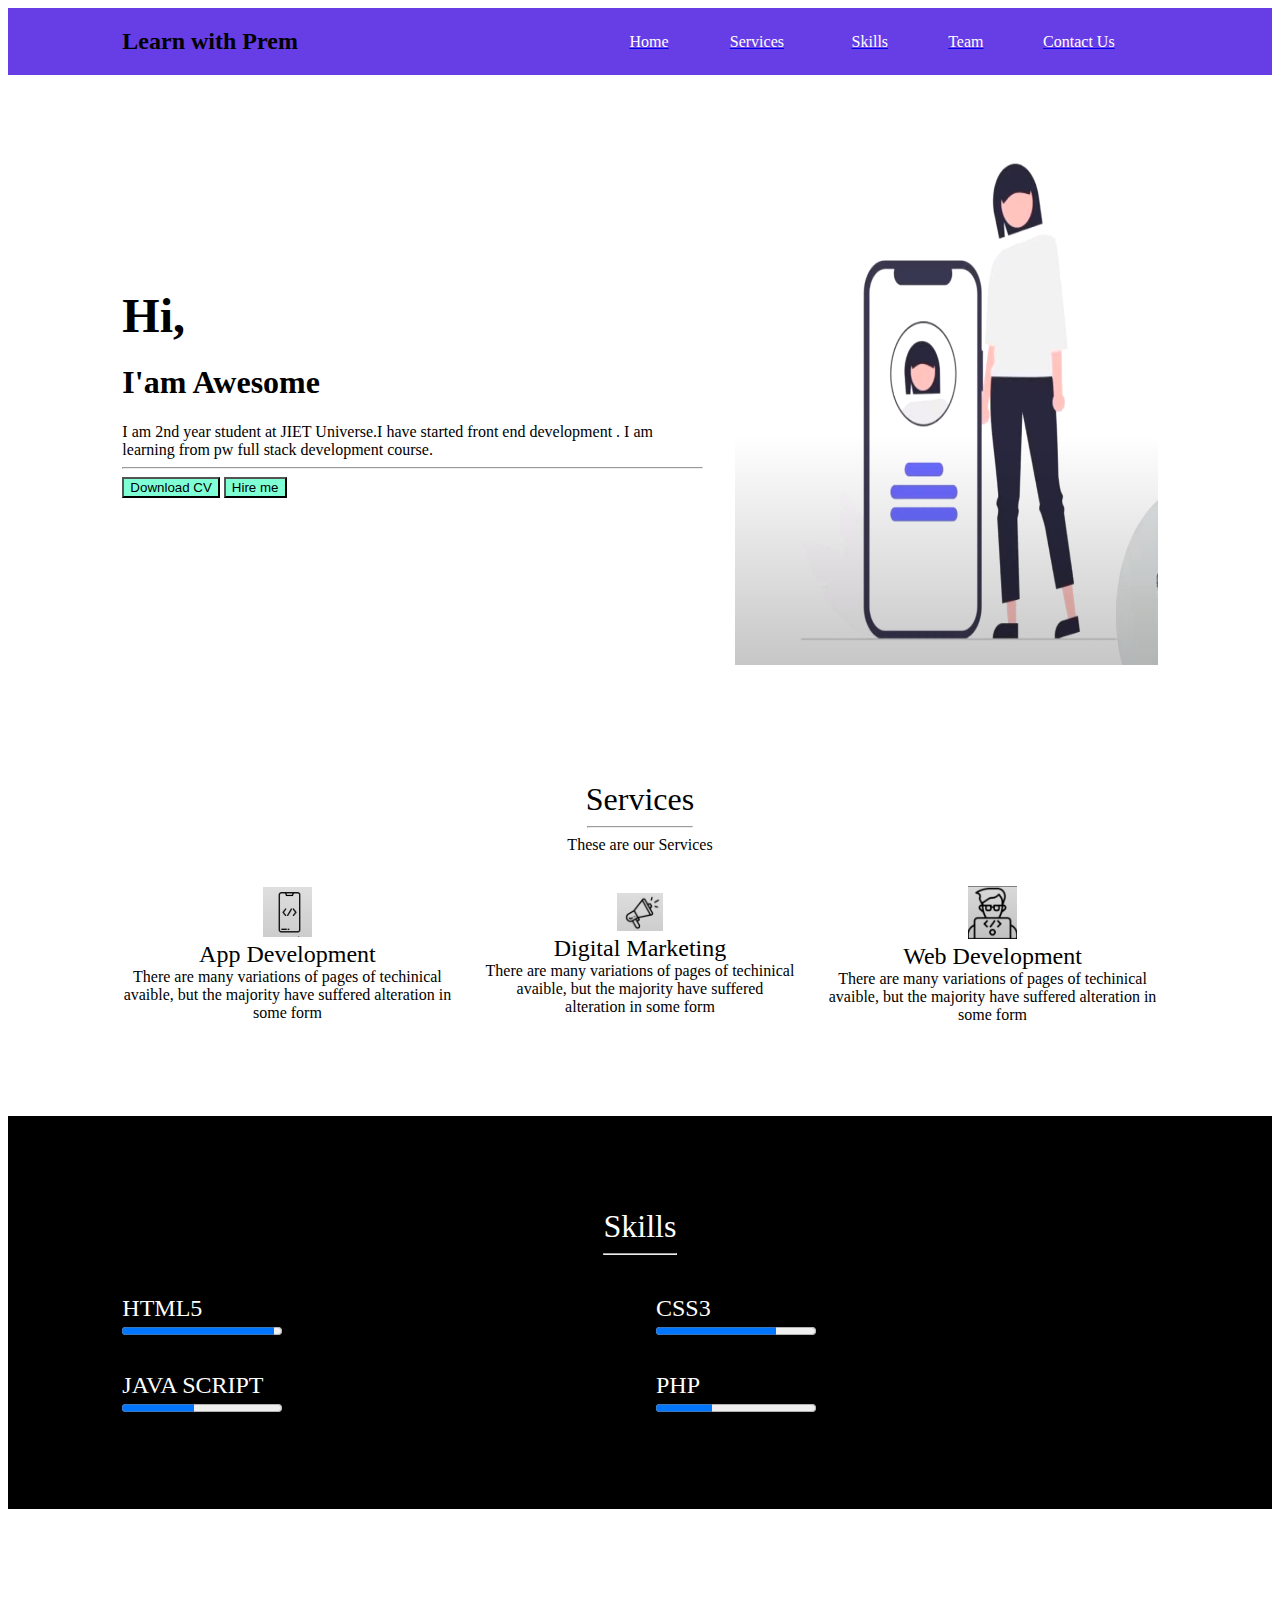
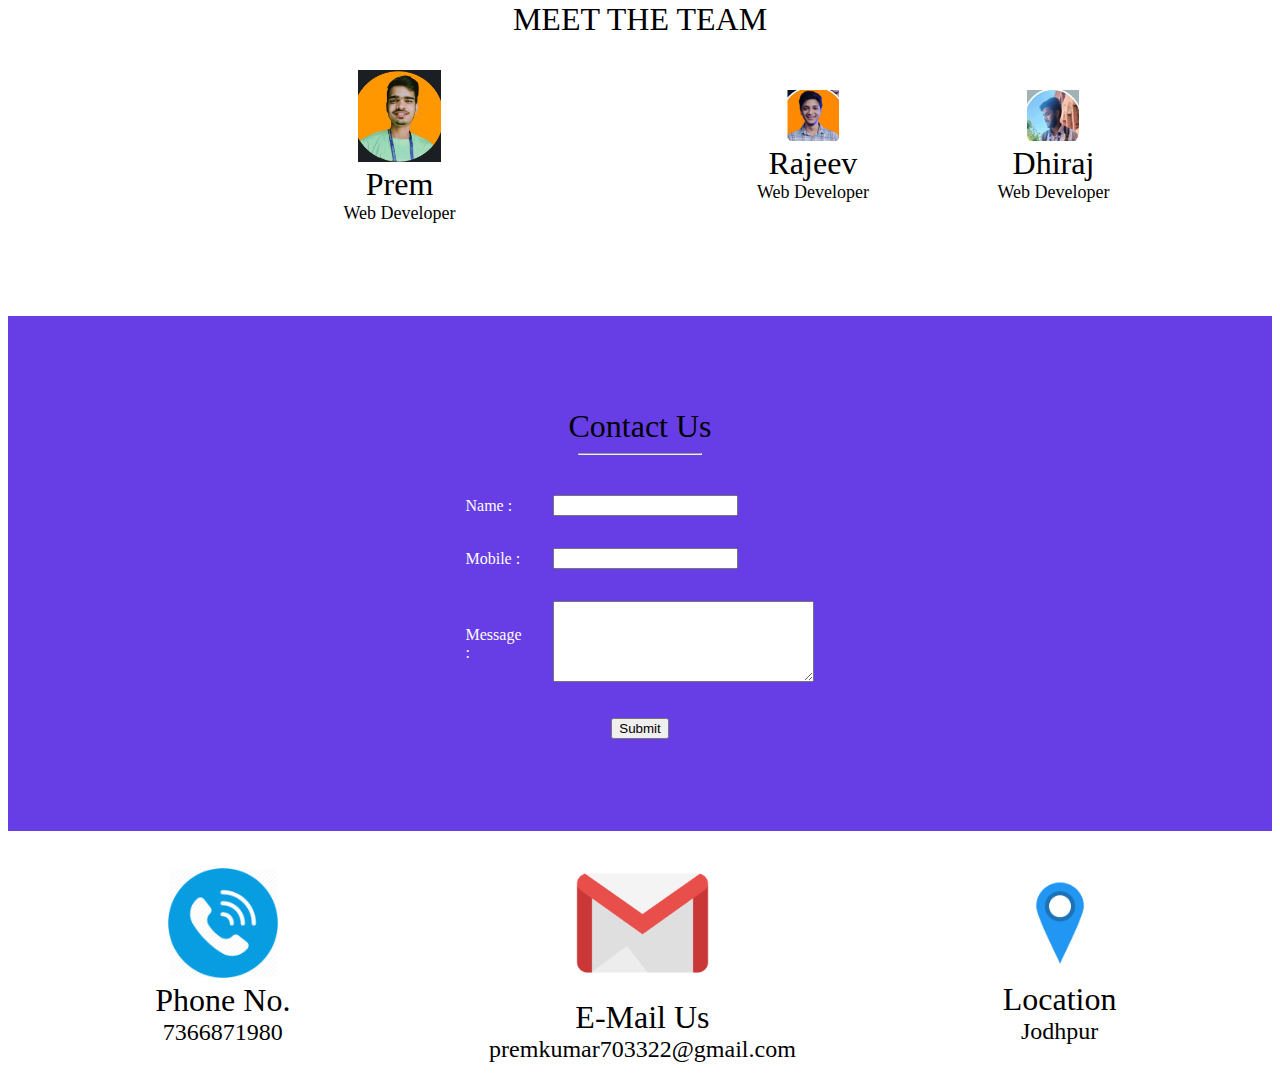
<file: website/projectcopy.html>
<!DOCTYPE html>
<html lang="en">
<head>
    <meta charset="UTF-8">
    <meta name="viewport" content="width=device-width, initial-scale=1.0">
    <title>Document</title>

</head>
<body>
    <!-- header-->

    <table border="0" width="100%" cellingspace="0" bgcolor="#673de6">
        <tr><td>
            <table border="0" width="85%" align="center" cellpadding="15">
                <tr>
                    <td><font face="Open Sans" size="5" color="black"><b>Learn with Prem</b></font></td>
                    <td width="20%"></td>
                    <td><a href="#"><font color="white">Home</font></a></td>
                    <td><a href="#"><font color="white">Services</font></a></td>
                    <td><a href="#"><font color="white">Skills</font></a></td>
                    <td><a href="#"><font color="white">Team</font></a></td>
                    <td><a href="#"><font color="white">Contact Us</font></a></td>
                </tr>
            </table>
        </tr></td>
    </table>

    <!-- End header-->

    <!-- Home -->
    <table>
        <tr><td>
            <table width="85%" border="0" align="center" cellpadding="15">
                <tr>
                    <td> 
                        <h1><font face="Open Sans" size="7">Hi,</font></h1>
                        <h1><font face="Open Sans" size="6">I'am Awesome</font></h1>
                        <font size="3">I am 2nd year student at JIET Universe.I have started front end development . I am learning from pw full stack development course. </font>
                        <hr>
                       <a href="javaReport.pdf"></a> <button style="background-color:aquamarine">Download CV</button></a>
                       <a href="https://wa.link/tzrbdo"> <button style="background-color:aquamarine">Hire me</button></a>
                    </td>

                    <td>
                        <img src="img.png" height="570px" width="100%">
                        <!-- <img src="C:\Users\premk\OneDrive\Desktop\html tutorial\html\project\Portfolio\Image\img.png" alt="hsgd"> -->
                    </td>

                </tr>

            </table>

        </td></tr>
 
    </table>

    <!-- End Home -->

    <!-- Services -->
    <table width="100%" bgcolor="white">
        <tr>
            <td>
                <br><br><br><br>
                <table width="85%" border="0" align="center" cellpadding="15px">
                    <tr align="center">
                        <td colspan="3">
                            <font size="6" face="Open Sans">Services</font><br>
                            <hr align="center" width="10%">
                            <font size="3" face="Open Sans">These are our Services</font>
                        </td>
                    </tr>
                    <tr align="center">
                        <td>
                            <img src="app dev.png" width="15%"><br>
                            <font size="5">App Development</font><br>
                            <font size="3">There are many variations of pages of techinical avaible, but the majority have suffered alteration in some form</font>
                        </td>
                        <td><img src="digital marketing.png" width="15%"><br>
                            <font size="5">Digital Marketing</font><br>
                            <font size="3">There are many variations of pages of techinical avaible, but the majority have suffered alteration in some form</font>
                        </td>
                        <td>
                            <img src="web dev.png" width="15%"><br>
                            <font size="5">Web Development</font><br>
                            <font size="3">There are many variations of pages of techinical avaible, but the majority have suffered alteration in some form</font>
                        </td>
                    </tr>
                </table>
                <br><br><br><br>
            </td>
        </tr>
    </table>
     <!-- End Services -->

     <!-- Skills -->
     <table width="100%" bgcolor="black">
        <tr>
            <td>
                <br><br><br><br>
                <table border="0" width="85%" align="center" cellpadding="15px">
                    <tr align="center"><td colspan="2"><font face="Open Sans" size="6" color="white">Skills</font><hr align="center" width="7%"></td></tr>
                    <tr>
                        <td><label><font size="5" color="white">HTML5</font></label><br><progress value="95" max="100">95%</progress></td>
                        <td><label><font size="5" color="white">CSS3</font></label><br><progress value="75" max="100">75%</progress></td>
                    </tr>


                    <tr>
                        <td><label><font size="5" color="white">JAVA SCRIPT</font></label><br><progress value="45" max="100">45%</progress></td>
                        <td><label><font size="5" color="white">PHP</font></label><br><progress value="35" max="100">35%</progress></td>
                    </tr>
                </table>
                <br><br><br><br>
            </td>
        </tr>
     </table>
     <!-- End Skills -->

     <!-- Team -->
     <table width="100%">
        <tr><td>
            <br><br><br><br>
            <table border="0" width="85%" align="center" cellpadding="15">
                <tr align="center">
                    <td colspan="3"><font color="" size="6">MEET THE TEAM</font></td>   
                </tr>
                <tr align="center">
                    <td><img src="prem.jpg" width="15%"><br><font size="6">Prem</font><br><font size="4">Web Developer</font></td>

                    <td><img src="rajeev.png" width="25%"><br><font size="6">Rajeev</font><br><font size="4">Web Developer</font></td>

                    <td><img src="dhiraj.jpg" width="25%"><br><font size="6">Dhiraj</font><br><font size="4">Web Developer</font></td>
                </tr>
            </table>
            <br><br><br><br>
        </td></tr>
     </table>

     <!-- End Team -->

     <!-- Contact -->
     <form action="">
     <table width="100%" bgcolor="#673de6">
        <tr><td>
            <br><br><br><br>
            <table border="0" width="30%" align="center" cellpadding="15">
                <tr align="center">
                    <td colspan="2"><font color="" size="6">Contact Us </font><br><hr align="center" width="35%"></td>
                </tr>
                <tr>
                    <td><font color="white">Name :</font></td>
                    <td><input type="text" name="" id=""></td>
                </tr>

                <tr>
                    <td><font color="white">Mobile :</font></td>
                    <td><input type="number" name="" id=""></td>
                </tr>

                <tr>
                    <td><font color="white">Message :</font> </td>
                    <td><textarea name="" id="" cols="30" rows="5"></textarea></td>

                    <tr align="center">
                        <td colspan="2"><input type="submit"></td>

                </tr>
            </table>
            <br><br><br><br>
        </td></tr>
     </table>
    </form>
     <!-- End Contact -->

     <!-- Footer -->
     <table width="100%" >
        <tr><td>
            <table border="0" width="85%" align="center" cellpadding="15">
                <tr align="center">
                    <td>
                        <img src="phone.jpg" width="55%"><br>
                        <font size="6">Phone No.</font><br>
                        <font size="5">7366871980</font>
                    </td>

                    <td>
                        <img src="email.png" width="25%"><br>
                        <font size="6" >E-Mail Us</font><br>
                        <font size="5" >premkumar703322@gmail.com</font>
                    </td>

                    <td>
                        <img src="location.jpg" width="55%"><br>
                        <font size="6">Location</font><br>
                        <font size="5">Jodhpur</font>
                    </td>
                </tr>


            </table>
        </td></tr>
     </table>
     <!-- End Footer -->
</body>
</html>
</file>
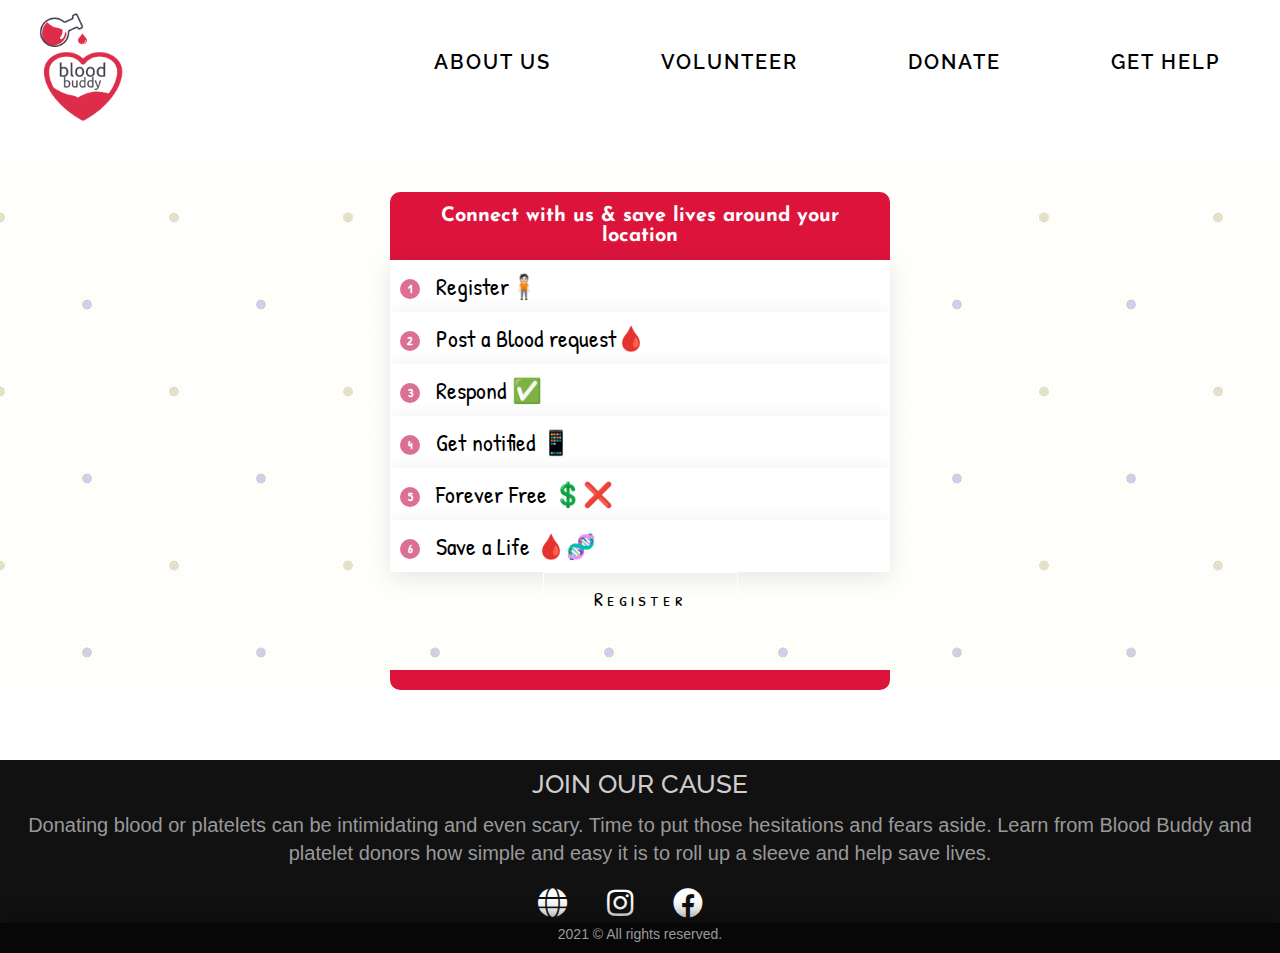
<file: Blood-Buddy-main/Blood-Buddy-main/donate.html>
<!DOCTYPE html>
<html lang="en">

<head>
    <meta charset="UTF-8">
    <meta http-equiv="X-UA-Compatible" content="IE=edge">
    <meta name="viewport" content="width=device-width, initial-scale=1.0">
    <link rel="stylesheet" href='donate.css'>
    <link rel="icon" href='./Images/bb_logo(black).png' type="image/png">
    <link rel="stylesheet" href="https://cdnjs.cloudflare.com/ajax/libs/font-awesome/5.15.3/css/all.min.css" />
</head>
<title>Connect with us & save lives around your location </title>

<body>
    <header>
        <nav>
            <div class="header-logo"><img src="./Images/bb_logo(black).png"></div>
            <div class="header-list">
                <ul>
                    <li><a href="help.html" target="_blank"> Get Help</a></li>
                    <li><a href="donate.html">Donate</a></li>
                    <li><a href="index.html#vol-sect" target="_blank">Volunteer</a></li>
                    <li><a href="index.html#about-us" target="_blank">About Us</a></li>
                </ul>
            </div>
        </nav>
    </header>

    <main>
        <div class="box">
            <h2>Connect with us & save lives
                around your location</h2>
            <ul class="des">
                <li class="steps"><span>1</span> Register🧍🏻</li>
                <li class="steps"><span>2</span> Post a Blood request🩸 </li>
                <li class="steps"><span>3</span> Respond ✅ </li>
                <li class="steps"><span>4</span> Get notified 📱</li>
                <li class="steps"><span>5</span> Forever Free 💲❌ </li>
                <li class="steps"><span>6</span> Save a Life 🩸🧬</li>
            </ul>

            <div class="text-box">
                <a href="Register.html" class="hero-btn" target="_blank">Register</a>
            </div>
        </div>


    </main>



    <footer>
        <div class="siteFooterBar">
            <div class="content1">
                <div class="foot">2021 © All rights reserved.</div>
            </div>
        </div>
        <div class="footer-content">
            <h3>JOIN OUR CAUSE</h3>
            <p>Donating blood or platelets can be intimidating and even scary. Time to put those hesitations and fears aside. Learn from Blood Buddy and platelet donors how simple and easy it is to roll up a sleeve and help save lives.</p>
            <div class="socials">
                <ul class="sci">
                    <li><a href="https://www.facebook.com/givebloodnhs/" target="_blank"><i
                                class="fab fa-facebook"></i></a></li>
                    <li><a href="https://www.instagram.com/indiablooddonation/?hl=en" target="_blank"><i
                                class="fab fa-instagram"></i></a></li>
                    <li><a href="http://nbtc.naco.gov.in/" target="_blank"><i class="fas fa-globe"></i></a></li>
                </ul>
            </div>
        </div>


    </footer>
    


</body>
</file>
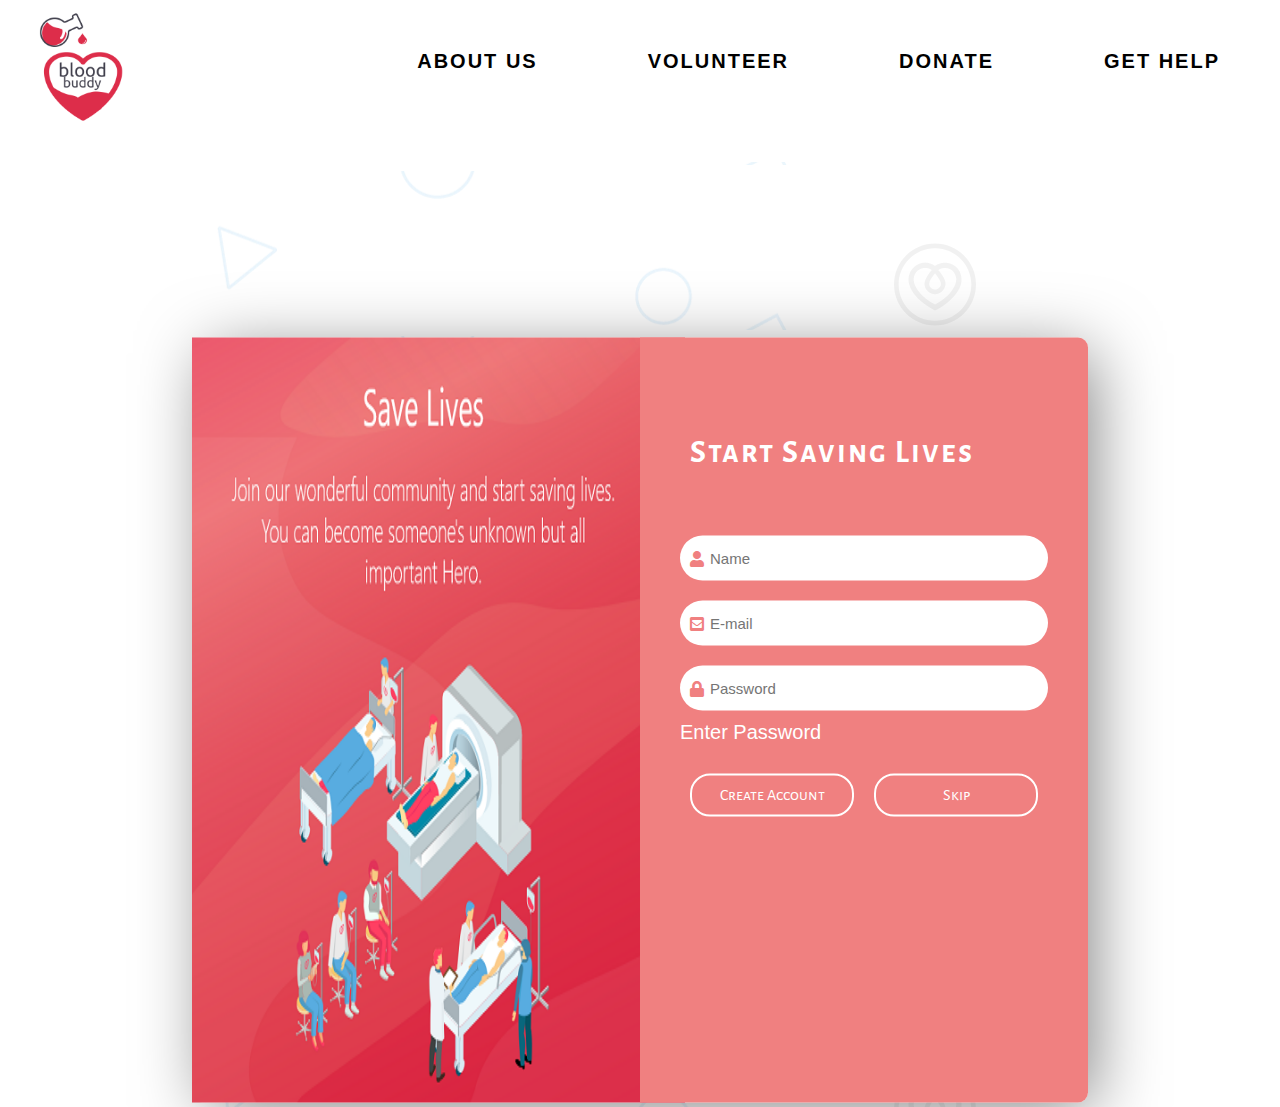
<file: Blood-Buddy-main/Blood-Buddy-main/Register.html>
<!DOCTYPE html>
<html lang="en">
<head>
    <meta charset="UTF-8">
    <meta http-equiv="X-UA-Compatible" content="IE=edge">
    <meta name="viewport" content="width=device-width, initial-scale=1.0">
    <link rel="stylesheet" href='Register.css'>
    <link rel="icon" href='./Images/bb_logo(black).png' type="image/png">
    <link rel="stylesheet" href="https://cdnjs.cloudflare.com/ajax/libs/font-awesome/5.15.3/css/all.min.css"/>
</head>
<title>Start Saving Lives </title>
<body>
<header>
    <nav>
    <div class="header-logo"><img src="./Images/bb_logo(black).png"></div>
    <div class="header-list">
        <ul>
            <li><a href="help.html">Get Help</li></a>
            <li><a href="donate.html">Donate</li></a>
            <li><a href="index.html#vol-sect">Volunteer</li></a>
            <li><a href="index.html#about-us">About Us</a></li>
            </ul>
    </div>
    </nav>
</header>

<div class="inner">
    <div class="photo">
        <img src="./Images/regphoto.png">
    </div>
    <div class="user-form">
        <h1>Start Saving Lives</h1>
        <form>
            <i class="fas fa-user icon"></i>
            <input type="text" placeholder="Name">
            <br>
            <i class="fas fa-envelope-square"></i>
            <input type="email" placeholder="E-mail">
            <br>
            <i class="fas fa-lock"></i>
            <input type="password" placeholder="Password" id="password_data">
            <div class="safety" style="font-family: sans-serif; font-size: 20px;">
                Enter Password
            </div>
            <div class="action-btn">
                <button class="btn primary">Create Account</button>
                <button class="btn">Skip</button>
            </div>
        </form>
    </div>
</div>
<script src="./Register.js"></script>
</body>
</html>
</file>
<file: Amazon clone/style.css>
* {
    margin: 0px;
    font-family: Arial;
    border: border-box;
}

.navbar {
    height: 60px;
    background-color: #0f1111;
    color: white;
    display: flex;
    align-items: center;
    justify-content: space-evenly;
}

.nav-logo {
    height: 50px;
    width: 100px;
}

.logo {
    background-image: url("amazon_logo.png");
    background-size: cover;
    height: 50px;
    width: 100px;
}

.border {
    border: 1.5px solid transparent;
}

.border:hover {
    border: 1.5pxsolid white;
}

/** box2 **/
.dd-first {
    color: #cccccc;
    font-size: 0.85rem;
    margin-left: 15px;
}

.add-second {
    color: #ffffff;
    font-size: 1rem;
    margin: 3px;
}

.add-icon {
    display: flex;
    align-items: center;
}

/** box3 **/
.nav-search {
    display: flex;
    justify-content: space-evenly;
    background-color: pink;
    width: 625px;
    height: 40px;
    border-radius: 4px;
}

.search-select {
    background-color: #f3f3f3;
    width: 50px;
    text-align: center;
    border-top-left-radius: 4px;
    border-bottom-left-radius: 4px;
    border: none;
}

.search-input {
    width: 100%;
    font-size: 1rem;
    border: none;
}

.search-icon {
    width: 45px;
    display: flex;
    justify-content: center;
    align-items: center;
    font-size: 1.2rem;
    background-color: rgb(255, 174, 0);
    border-top-right-radius: 4px;
    border-bottom-right-radius: 4px;
    color: #0f1111;
}

.nav-search:hover {
    border: 2px solid orange;
}

/* box4 */
span {
    font-size: 0.7rem;
}

.nav-secon {
    font-size: 0.85rem;
    font-weight: 700;
}

/** box6 **/

.nav-cart i {
    font-size: 30px;
}

.nav-cart {
    font-size: 0.85rem;
    font-weight: 700;
}

/** panel **/

.panel {
    height: 40px;
    background-color: #222f3d;
    display: flex;
    color: white;
    align-items: center;
    justify-content: space-evenly;
}

.panel-ops p {
    display: inline;
    margin-left: 15px;
}

.panel-ops {
    width: 70%;
    font-size: 0.85rem;
}

.panel-deals {
    font-size: 0.9rem;
    font-weight: 700;
}

/** hero-sectio **/

.hero-section {
    background-image: url(hero_image.jpg);
    background-size: cover;
    height: 350px;
    display: flex;
    justify-content: center;
    align-items: flex-end;
}

.hero-msg {
    background-color: white;
    color: black;
    height: 40px;
    display: flex;
    align-items: center;
    justify-content: center;
    font-size: 0.85rem;
    width: 80%;
    margin-bottom: 25px;
}

.hero-msg a {
    color: #007185;
}

/** shop section **/

.shop-section {
    display: flex;
    flex-wrap: wrap;
    justify-content: space-evenly;
    background-color: #e2e7e6;
}

.box {
    /** border: 2px solid black; **/
    height: 400px;
    width: 23%;
    background-color: white;
    padding: 20px 0px 15px;
    margin-top: 15px;
}

.box-img {
    height: 300px;
    background-size: contain;
    margin-top: 1rem;
    margin-bottom: 1rem;
}

.box-content {
    margin-left: 1rem;
    margin-right: 1rem
}

.box-content p {
    color: #007185;
}

/** footer **/
footer {
    margin-top: 15px;
}

.foot-panel1 {
    background-color: #37475a;
    color: white;
    height: 50px;
    display: flex;
    justify-content: center;
    align-items: center;
    font-size: 0.85rem;
}

.foot-panel2 {
    background-color: #222f3d;
    color: white;
    height: 300px;
    display: flex;
    justify-content: space-evenly;
}

ul {
    margin-top: 20px;
}

ul a {
    display: block;
    font-size: 0.85rem;
    margin-top: 10px;
    color: #dddddd;
}

.foot-panel3 {
    background-color: #222f3d;
    color: white;
    border-top: 0.5px solid white;
    height: 70px;
    display: flex;
    justify-content: center;
    align-items: center;
}

.logo {
    background-image: url("amazon_logo.png");
    background-size: cover;
    height: 50px;
    width: 100px;
}

.foot-panel4 {
    background-color: #0f1111;
    color: white;
    height: 76px;
    font-size: 0.7rem;
    text-align: center;
}

.pages {
    padding-top: 25px;
}

.copyright {
    padding: 5px;
}
</file>
<file: calculator/style.css>
@import url('https://fonts.googleapis.com/css2?family=Poppins:ital,wght@1,100;1,500&display=swap');

*{
    margin: 0;
    padding: 0;
    box-sizing: border-box;
    font-family: 'Poppins', sans-serif;
}
body{
    width: 100%;
    height: 100vh;
    display: flex;
    justify-content: center;
    align-items: center;
    background: linear-gradient(45deg,#0a0a0a,#3a4452);
}
.Calculator{
    border: 1px solid #717377;
    padding: 20px;
    border-radius: 16px;
    background: transparent;
    box-shadow: 0px 3px 15px rgba(13,115,119,0.5);
}
input{
    width: 320px;
    border: none;
    padding: 24px;
    margin: 10px;
    background: transparent;
    box-shadow: 0px 3px 15px rgbs(84, 84, 84, 0.1);
    font-size: 40px;
    text-align: right;
    cursor: pointer;
    color: #ffffff;
}
input::placeholder{
    color: #ffffff;
}
button{
    border: none;
    width: 60px;
    height: 60px;
    margin: 10px;
    border-radius: 50%;
    background: transparent;
    color: #ffffff;
    font-size: 20px;
    box-shadow: -8px -8px 15px rgba(255, 255, 255, 0.1);
    cursor: pointer;
}

.equalBtn{
    background-color: #fb7c14;
}

.operators{
    color: #6dee0a;
}
</file>
<file: Project Myntra Clone/index.css>
* {
    margin: 0;
    padding: 0;
    font-family: Assistant,-apple-system,BlinkMacSystemFont,Segoe UI,Roboto,Helvetica,Arial,sans-serif;
    box-sizing: border-box;
}
header {
    display: flex;
    background-color: #ffffff;
    height: 80px;
    justify-content: space-between;
    align-items: center;
    border-bottom: 1px solid #b6b1b1;
}
.myntra_home {
    height: 45px;
}
.logo_container {
    margin-left: 4%;
}
.action_bar {
    margin-right: 4%;
}
.nav_bar {
    display: flex;
    min-width: 500px;
    justify-content: space-evenly;
}
.nav_bar a {
    font-size: 14px;
    letter-spacing: .3px;
    color: #282c3f;
    font-weight: 700;
    text-transform: uppercase;
    text-decoration: none;
    padding: 28px 0;
    border-bottom: 5px solid #ffffff;
}
.nav_bar a:hover {
    border-bottom: 4px solid #f54e77;
}

.nav_bar a sup {
    color: #ff3f6c;
    font-size: 10px;
}

.search_bar {
    height: 40px;
    min-width: 200px;
    width: 30%;
    display: flex;
    align-items: center;
}
.search_icon {
    box-sizing: content-box;
    height: 20px;
    padding: 10px;

    background-color: #f5f5f6;
    color: #282c3f;
    font-weight: 300;
    border-radius: 4px 0 0 4px;
}
.search_input {
    color: #696e79;
    background-color: #f5f5f6;
    flex-grow: 1;
    height: 40px;
    border: 0;
    border-radius: 0 4px 4px 0;
}

.action_bar {
    display: flex;
    min-width: 200px;
    justify-content: space-evenly;
}

.action_container {
    display: flex;
    flex-direction: column;
    align-items: center;
}

/* Main section */
.banner_container {
    margin: 40px 0;
}
.banner_image {
    width: 100%;
}

.category_heading {
    text-transform: uppercase;
    color: #3e4152;
    letter-spacing: .15em;
    font-size: 1.8em;
    margin: 50px 0 10px 30px;
    max-height: 5em;
    font-weight: 700;
}

.category_items {
    display: flex;
    flex-wrap: wrap;
    justify-content: space-evenly;
}

.sale_item {
    width: 250px;
}

.footer_container {
    padding: 30px 0px 40px 0px;
    background: #FAFBFC;
    display: flex;
    justify-content: space-evenly;
}

.footer_column {
    display: flex;
    flex-direction: column;
}

.footer_column h3 {
    color: #282c3f;
    font-size: 14px;
    margin-bottom: 25px;
}

.footer_column a {
    color: #696b79;
    font-size: 15px;
    text-decoration: none;
    padding-bottom: 5px;
}

.copyright {
    color: #94969f;
    text-align: end;
    padding: 15px;
}
</file>
<file: html-css-portfolio-2024-master/html-css-portfolio-2024-master/assets/css/styles.css>
:root {
  --section-padding: 90px;
}

*,
*::before,
*::after {
  margin: 0;
  padding: 0;
  box-sizing: border-box;
}

li {
  list-style: none;
}

a,
img,
span,
button {
  display: block;
}

a {
  color: inherit;
  text-decoration: none;
}

img {
  height: auto;
}

input,
button,
textarea {
  border: none;
  background: none;
}

button {
  cursor: pointer;
}

html {
  font-size: 10px;
  scroll-behavior: smooth;
  font-family: 'Manrope', sans-serif;
}

body {
  font-size: 1.6rem;
  color: #fdff00;
  line-height: 1.7;
}

body.black {
  background-color: #171717;
}

body.violet {
  background-color: #5e2991;
}

body.blue {
  background-color: #0a2d74;
}

.divider[data-theme="violet"],
.divider[data-theme="blue"] {
  background-color: #000;
}

.divider[data-theme="black"] {
  background-color: #fff;
}

h1,
h2,
h3,
h4,
h6,
h5 {
  color: #fdff00;
  line-height: 1.3;
}

p {
  color: #ffffff;
}

::-webkit-scrollbar {
  width: 10px;
}
::-webkit-scrollbar-track {
  background-color: #000;
}

::-webkit-scrollbar-thumb {
  background-color: yellow;
}

.container {
  padding-inline: 16px;
}

.section,
footer {
  padding-block: var(--section-padding);
}

.w-100 {
  width: 100%;
}

.h1 {
  font-size: calc(2.7rem + 1.38vw);
}

.h2 {
  font-size: calc(2.6rem + 0.66vw);
}

.h3 {
  font-size: calc(2.6rem + 0.25vw);
}
.h4 {
  font-size: 1.8rem;
}

.btn {
  color: #fdff00;
  font-size: 18px;
  font-weight: bolder;
  border: 2px solid #fdff00;
  max-width: max-content;
  background-color: #000;
  padding: 12px 28px;
  border-radius: 50px;
}

.btn:hover {
  background-color: #fdff00;
  color: #000;
  border-color: #000;
}

.section-text {
  font-size: 1.8rem;
}

.section-title {
  margin-block-end: 16px;
}

.grid-list {
  display: grid;
  gap: 30px;
}

.divider {
  width: 100%;
  height: 10px;
  background-color: #fff;
  margin: auto;
}

/* header section */

.logo {
  font-weight: bold;
  font-size: 25px;
  letter-spacing: 4px;
}

.header {
  position: absolute;
  top: 0;
  left: 0;
  background-color: #000;
  width: 100%;
  padding-block: 20px;
  z-index: 4;
}

.header .container {
  display: flex;
  justify-content: space-between;
  align-items: center;
}

.nav-open-btn {
  font-size: 3.5rem;
  color: #fdff00;
}

.navbar {
  position: fixed;
  top: 0;
  left: -300px;
  color: #fdff00;
  background-color: #1f2329;
  max-width: 300px;
  width: 100%;
  height: 100vh;
  padding: 30px;
  padding-block-end: 40px;
  display: flex;
  flex-direction: column;
  gap: 30px;
  z-index: 2;
  visibility: hidden;
}

.navbar.active {
  visibility: visible;
  transform: translateX(300px);
}

.navbar-top {
  display: flex;
  justify-content: space-between;
  align-items: center;
}

.navbar-list {
  display: flex;
  flex-direction: column;
  gap: 15px;
  margin-block-end: auto;
}

.navbar-link {
  font-weight: bold;
  padding-block: 6px;
}

.navbar-close-btn {
  color: #fff;
  padding: 6px;
}

.overlay {
  position: fixed;
  top: 0;
  left: 0;
  width: 100%;
  height: 100vh;
  background-color: #000;
  opacity: 0;
  pointer-events: none;
}

.overlay.active {
  opacity: 0.8;
  pointer-events: all;
}

/* header section */

/* Hero section */

.hero {
  padding-block-start: calc(var(--section-padding) + 50px);
}

.hero .container {
  display: grid;
  gap: 50px;
}

.hero-banner {
  position: relative;
  max-width: max-content;
  margin-inline: auto;
}

.hero-banner .w-100 {
  mask-image: url("../images/image-mask.svg");
  mask-repeat: no-repeat;
  mask-size: auto;
  mask-position: center;
}

.hero .section-text {
  margin-block: 24px 36px;
}

.btn-wrapper {
  display: flex;
  flex-wrap: wrap;
  align-items: center;
  gap: 14px;
}

.social-icons-wrapper {
  display: flex;
  gap: 25px;
  margin-bottom: 20px;
}

.social-icons-wrapper i {
  font-size: 50px;
  cursor: pointer;
  
}

/* Hero section */

/* About Section */

.about .wrapper {
  display: grid;
  gap: 50px;
  margin-block-end: 70px;
}

.progress-list .label-wrapper {
  display: flex;
  justify-content: space-between;
  align-items: center;
  margin-block-end: 5px;
}

.progress-item {
  margin-bottom: 15px;
}

.progress {
  background-color: #fff;
  height: 12px;
  width: 100%;
  border-radius: 8px;
  overflow: hidden;
}

.progress-fill {
  height: inherit;
}

.about-card {
  text-align: center;
  background-color: #000;
  padding: 30px 20px;
  border-radius: 8px;
}

.about-card .card-icon i {
  font-size: 45px;
}

.about-card .card-title {
  margin: 16px 10px;
}

.about-card .card-text {
  font-size: 16px;
}

/* About Section */

/* Project section */

.project .title-wrapper {
  margin-bottom: 40px;
}

.project .grid-list {
  gap: 40px;
}

.project-card {
  display: flex;
  flex-direction: column;
  gap: 25px;
  border-radius: 8px;
  overflow: hidden;
}

.project-card-one,
.project-card-two,
:is(.project-card-three, .project-card-four) .card-content {
  padding: 68px;
}

.prject-card-one {
  padding-block-end: 0;
}

.project :is(.project-card-three, .project-card-four) {
  gap: 0;
}

.project .grid-list .project-card {
  background-color: #000000;
}

.project-card .card-type {
  font-size: 1.4rem;
  font-weight: 700;
  text-transform: uppercase;
}

.project-card .card-title {
  margin-block-end: 20px;
}

.project-card .btn-text {
  display: flex;
  align-items: center;
  gap: 5px;
  font-weight: 700;
}

/* Project section */

/* Contact SectioN */

.contact-card {
  background-color: #000;
  padding: 32px;
  border-radius: 8px;
  display: grid;
  gap: 40px;
}

.input-field {
  background-color: #ffffff;
  color: rgb(255, 170, 0);
  font-size: 18px;
  padding: 14px 18px;
  border-radius: 6px;
  outline: none;
  margin-block-end: 20px;
  width: 100%;
}

textarea.input-field {
  min-height: 120px;
  height: 120px;
  max-height: 250px;
  resize: vertical;
}

/* Contact Section */

/* Footer sectiob */

.footer-inner-container {
  background-color: #000000;
  padding: 32px;
  border-radius: 8px;
  display: flex;
  flex-direction: column;
  align-items: center;
  gap: 40px;
}

/* Footer section */

@media (min-width: 575px) {
  .container {
    max-width: 540px;
    width: 100%;
    margin-inline: auto;
  }

  .header.container {
    flex-direction: row;
  }

  .navbar-list {
    grid-area: 20px;
    flex-direction: row;
  }

  .contact-card {
    padding: 68px;
  }

  .footer-inner-container {
    padding: 68px;
  }
}

@media (min-width: 768px) {
  .container {
    max-width: 720px;
  }

  .navbar-list {
    gap: 25px;
  }

  .about .grid-list {
    grid-template-columns: 1fr 1fr;
  }

  .project .title-wrapper {
    display: flex;
    justify-content: space-between;
    align-items: center;
    gap: 30px;
  }

  .input-wrapper {
    display: flex;
    align-items: center;
    gap: 20px;
  }
}

@media (min-width: 992px) {
  :root {
    --section-padding: 120px;
  }
  .container {
    max-width: 960px;
  }

  .nav-open-btn,
  .navbar-top,
  .navbar .wrapper,
  .overlay {
    display: none;
  }

  .navbar,
  .navbar.active {
    all: unset;
    display: flex;
    flex-grow: 1;
  }

  .navbar-list {
    display: flex;
    gap: 35px;
    margin-inline: auto;
  }

  .navbar-link {
    color: #fdff00;
  }

  .header {
    top: 45px;
    max-width: 960px;
    left: 50%;
    transform: translateX(-50%);
    padding-inline: 16px;
    border-radius: 8px;
  }

  .header.active {
    top: 0;
    left: 0;
    max-width: unset;
  }

  .hero {
    padding-block-start: calc(var(--section-padding) + 75px);
  }

  .hero .container {
    grid-template-columns: 0.8fr 1fr;
    align-items: center;
    gap: 100px;
  }

  .about .wrapper {
    grid-template-columns: 1fr 1fr;
    align-items: center;
  }

  .about .grid-list {
    grid-template-columns: repeat(4, 1fr);
  }

  .project .grid-list {
    grid-template-columns: 1fr 1fr;
    row-gap: 50px;
  }

  .project .grid-list > li:nth-child(-n + 2) {
    grid-column: 1 / 3;
  }

  .project-card-one,
  .project-card-two {
    flex-direction: row;
    align-items: flex-end;
  }

  :is(.project-card-one, .project-card-two) .card-content {
    width: 33.33%;
  }

  :is(.project-card-one, .project-card-two) .card-banner {
    width: 66.66%;
  }

  .project-card-one .card-content {
    padding-bottom: 60px;
  }

  .project-card-two .card-content {
    order: 1;
  }

  .contact-card {
    grid-template-columns: 0.8fr 1fr;
    align-items: center;
    gap: 90px;
  }

  .footer-inner-container {
    display: flex;
    justify-content: space-between;
    align-items: center;
    flex-direction: row;
  }
}

@media (min-width: 1200px) {
  .container,
  .header,
  .divider {
    max-width: 1140px;
  }

  .navbar-list {
    gap: 35px;
  }

  .about .grid-list {
    gap: 50px;
  }

  .contact-card,
  .footer-inner-container {
    gap: 150px;
  }
}

@media (min-width: 1400px) {
  .container,
  .header,
  .divider {
    max-width: 1320px;
  }

  .hero .container {
    grid-template-columns: 1fr 0.8fr;
  }

  .about .wrapper {
    gap: 100px;
  }

  .about .grid-list {
    gap: 60px;
  }
}
</file>
<file: Blood-Buddy-main/Blood-Buddy-main/donate.css>
@import url('https://fonts.googleapis.com/css2?family=Patrick+Hand&display=swap');
@import url('https://fonts.googleapis.com/css2?family=Josefin+Sans:ital@1&display=swap');
@import url('https://fonts.googleapis.com/css2?family=Fredoka+One&display=swap');
@import url('https://fonts.googleapis.com/css2?family=Neuton:ital@1&display=swap');
@import url('https://fonts.googleapis.com/css2?family=Patrick+Hand+SC&display=swap');
@import url('https://fonts.googleapis.com/css2?family=Alegreya+Sans+SC:wght@300&display=swap');
@import url('https://fonts.googleapis.com/css2?family=NTR&display=swap');
@import url('https://fonts.googleapis.com/css2?family=Raleway&display=swap');


* {
    margin: 0px;
    padding: 0;
}

header {
    background-color: white;
    color: white;
    height: 18%;
    width: 100%;
    z-index: 10;
    position: fixed;
    font-weight: 100;
}

.header-logo {
    font-size: 10px;
    float: left;
    padding-left: 30px;
    padding-top: 0px;

}

.header-logo > img {
    width: 70%;
}

.header-list ul li a {
    text-decoration: none;
    display: block;
    text-decoration: none;
    text-transform: uppercase;
    color: black;
    font-size: 20px;
    font-family: 'Raleway', sans-serif;
    letter-spacing: 2px;
    font-weight: 600;
    margin-bottom: 10px;
    padding: 20px;
    transition: all ease 0.5s;
}

.header-list ul li {
    float: right;
    padding-left: 30px;
    padding-top: 30px;
    list-style: none;
    padding-right: 40px;
}

.des{
    font-size: 24px;
}

header ul li a:hover {
    background-color: rgba(220, 20, 60);
    color: white;
}

main {
    display: flex;
    justify-content: center;
    align-items: center;
    background: #f6f6f6;
    height: 70%;
}

.box {
    width: 500px;
    padding-top: 15%;
    border-bottom-left-radius: 10px;
    border-bottom-right-radius: 10px;
    border-bottom: 20px solid #DC143C;
}

.box h2 {
    color: #fff;
    background: #DC143C;
    padding: 14px 19px;
    font-size: 20px;
    font-weight: 700;
    border-top-left-radius: 10px;
    border-top-right-radius: 10px;
    font-family: 'Josefin Sans', sans-serif;
    text-align: center;
}

.box .des li {
    list-style: none;
    padding: 10px;
    width: 96%;
    background: #fff;
    box-shadow: 0 5px 25px rgba(0, 0, 0, 0.1);
    transition: transform 0.5s;
    font-family: 'Patrick Hand', cursive;
}


.box .des li:hover {
    transform: scale(1.1);
    z-index: 100;
    background: #DB7093;
    box-shadow: 0 5px 25px rgba(0, 0, 0, 0.2);
    color: #fff;
    cursor: pointer;

}


.box .des li span {
    width: 20px;
    height: 20px;
    text-align: center;
    line-height: 20px;
    background: #DB7093;
    color: #fff;
    display: inline-block;
    border-radius: 50%;
    margin-right: 10px;
    font-size: 12px;
    font-weight: 600;
    transform: translateY(-2px);
}

.box .des li:hover span {
    background: #fff;
    color: #DB7093;
}

main {
    background: url(./Images/div.jpg);
}

.hero-btn {
    display: inline-block;
    text-decoration: none;
    color: black;
    border: 1px solid #fff;
    padding: 12px 29px;
    font-size: 20px;
    background: transparent;
    position: relative;
    cursor: pointer;
    width: 15vh;
    letter-spacing: 4px;
    height: 8vh;
    font-family: 'Patrick Hand SC', cursive;
}

.text-box {
    width: 100%;
    color: #fff;
    text-align: center;
    font-family: 'Neuton', serif;
    border: none;

}

.hero-btn:hover {
    border: 1px solid #DC143C;
    background: #DC143C;
    transition: 1s;
    color: #fff;
    width: 88%;
}



/*Footer*/
.sec {
    border-top-left-radius: 40px;
    background: black;
    margin-top: 2%;
    color: #FFB6C1 ;
    height: 200px;
    padding-bottom: 20px;
    display: flex;
    flex-direction: column;
}

.footer-head {
    display: flex;
    justify-content: space-around;
    padding-top: 4vh;
}

.bout p{
    font-size: 18px;
    color: white;
    font-weight: 100;
}
.bout {
    position: relative;
    padding-right: 20px;
    padding-left: 20px;
    text-align: center;
    padding-top: 1vh;
}

.head {
    padding-left: 20px;
    font-family: 'Alegreya Sans SC', sans-serif;
    font-size: 40px;
    font-weight: 600;
    display: flex;
    align-items: center;
}
.head:hover{
    color: white;
}
.sci li {
    float: right;
    text-decoration: none;
    list-style: none;
    padding-right: 40px;
    font-size: 30px;
}

.socials {
    display: flex;
    align-items: center;
}

.sci li a {
    color: white;
}

.sci li a:hover {
    transition: 1s;
    box-shadow: inset-1px -1px 2px rgba(0, 0, 0, 0.2), 2px 24px 10px rgba(0, 0, 0, 0.1);
}
.sci li i{
     transition: .5s;
}
.sci li i:hover{
    transform: rotate(0deg) skew(0deg) translate(0, -10px);
}
.sci li:nth-child(1) a:hover {

    color: #3b5998;
    transform: translateY(-20%);

}

.sci li:nth-child(2) a:hover {

    color: rgba(188, 42, 141);
    transform: translateY(-20px);

}

.sci li:nth-child(3) a:hover {

    color: #F0E68C;
    transform: translateY(-20px);
}

     /*Footer*/
        
     footer {
        position: relative;
        top: 70px;
        bottom: 0;
        left: 0;
        right: 0;
        background: #111;
        height: 200%;
        width: 100%;
        padding-top: none;
        color: #fff;
        /*padding: 5px 0px 5px 0px;*/
    }
    
    .footer-content {
        display: flex;
        align-items: center;
        justify-content: center;
        flex-direction: column;
        text-align: center;
    }
    
    .footer-content h3 {
        font-size: 1.6rem;
        font-weight: 500;
        text-transform: capitalize;
        line-height: 3rem;
        font-family: 'Raleway', sans-serif;
        color: rgb(207, 205, 205);
    }
    
    .footer-content p {
        max-width: fit-content;
        margin: 0px 0px 0px 0px;
        margin-top: 3px;
        margin-bottom: 20px;
        line-height: 28px;
        font-size: 20px;
        color: #999999;
        font-family: Verdana, Geneva, Tahoma, sans-serif;
    }
    
    .footer-bottom {
        background: #000;
        width: 100vw;
        padding: 20px;
        padding-bottom: 40px;
        text-align: center;
    }
    
    .footer-bottom p {
        float: left;
        font-size: 14px;
        word-spacing: 2px;
        text-transform: capitalize;
    }
    
    .footer-bottom p a {
        color: #44bae8;
        font-size: 16px;
        text-decoration: none;
    }
    
    .footer-bottom span {
        text-transform: uppercase;
        opacity: .4;
        font-weight: 200;
    }
    
    .footer-menu {
        float: right;
    }
    
    .footer-menu ul {
        display: flex;
    }
    
    .footer-menu ul li {
        padding-right: 10px;
        display: block;
    }
    
    .footer-menu ul li a {
        color: #cfd2d6;
        text-decoration: none;
    }
    
    .footer-menu ul li a:hover {
        color: #27bcda;
    }
    
    .footer-content {
        display: flex;
        align-items: center;
        justify-content: center;
        flex-direction: column;
        text-align: center;
    }
    
    .sci li {
        float: right;
        text-decoration: none;
        list-style: none;
        padding-right: 40px;
        font-size: 30px;
    }
    
    .socials {
        display: flex;
        align-items: center;
        padding-bottom: 2rem;
    }
    
    .sci li a {
        color: white;
    }
    
    .sci li a:hover {
        transform: translateY(-20px);
        box-shadow: inset-1px -1px 2px rgba(0, 0, 0, 0.2), 2px 24px 10px rgba(0, 0, 0, 0.1);
    }
    
    .sci li:nth-child(1) a:hover {
        color: #3b5998;
        transform: translateY(-20px);
    }
    
    .sci li:nth-child(2) a:hover {
        color: rgba(188, 42, 141);
        transform: translateY(-20px);
    }
    
    .sci li:nth-child(3) a:hover {
        color: #F0E68C;
        transform: translateY(-20px);
    }
    
    .siteFooterBar {
        position: absolute;
        bottom: 0;
        padding-top: 10px;
        width: 100%;
        box-shadow: 0px 0px 25px rgb(12, 12, 12);
        height: 20px;
        color: #9B9B9B;
        background: #070707;
    }
    
    .content1 {
        display: contents;
        margin: 0px auto;
        text-align: center;
        font-size: 25px;
        font-family: Verdana, Geneva, Tahoma, sans-serif;
        font-size: 14px;
        width: 250px;

    }
    .content1 .foot{
        margin-top: -7px;
    }
    
    @media (max-width:500px) {
        .footer-menu ul {
            display: flex;
            margin-top: 10px;
            margin-bottom: 20px;
        }
        .sci li {
            padding-right: 15px;
            font-size: 25px;
        }
    }
    
    @media screen and (max-width: 360px) {
        .sci li {
            padding-right: 7px;
            font-size: 20px;
        }
    }



@media screen and (max-width: 500px) {
    .head {
        padding-left: 15px;
        font-size: 30px;
        font-weight: 550;
    }

    .sci li {
        padding-right: 15px;
        font-size: 25px;
    }
}

@media screen and (max-width: 360px) {
    .head {
        padding-left: 7px;
        font-size: 25px;
    }

    .sci li {
        padding-right: 7px;
        font-size: 20px;
    }

    .bout p {
        font-size: 18px;
    }

    .bout {
        padding-left: 2px;
        padding-right: 2px;
    }
}
</file>
<file: Blood-Buddy-main/Blood-Buddy-main/Register.css>
@import url('https://fonts.googleapis.com/css2?family=Alegreya+Sans+SC:wght@300&display=swap');

body{
    background: url('./Images/ug.png');
}

header{
    background-color: white;
    color: white;
    height: 18%;
    width: 100%;
	z-index: 10;
	position: fixed;
    font-weight: 100;
}

.header-logo{
    font-size: 10px;
    float: left;
    padding-left: 30px;
    padding-top: 0px;

}

.header-logo > img {
    width: 70%;
}

li a{
    text-decoration: none;
    display: block;
    text-decoration: none;
    text-transform: uppercase;
    color: black;
    font-size: 20px;
    font-family: 'Raleway', sans-serif;
    letter-spacing: 2px;
    font-weight: 600;
    margin-bottom: 10px;
    padding: 20px;
    transition: all ease 0.5s;
}

li{
    float: right;
    padding-left: 30px;
    padding-top: 30px;
    list-style: none;
    padding-right: 40px;
    font-size: 24px;
}

header ul li a:hover{
    background-color:rgba(220,20,60);
    color: white;
}

*{
    margin: 0;
    padding: 0;
    box-sizing: border-box;

}

.inner{
    height: 85%;
    width: 70%;
    position: absolute;
    top: 80%;
    left: 50%;
    bottom: 50%;
    transform: translate(-50%,-50%);
    box-shadow: 10px 10px 68px -6px rgba(0,0,0,0.5);
    display: flex;
    justify-content: space-between;
    border-radius: 10px;
}

.photo{
    width: 50%;
    height: 100%;
}

.photo img{
    width: 110%;
    height: 100%;
}

.user-form{
    background: #F08080;
    padding: 40px;
    width: 50%;
    height: 100%;
    border-radius: 0px 10px 10px 0px;
}

.user-form h1{
    color: #fff;
    padding: 30px 0;
    margin: 25px 10px;
    font-weight: 700;
    font-family: 'Alegreya Sans SC', sans-serif;
    letter-spacing: 2px;
}

.user-form i{
    position: absolute;
    margin: 25px 10px;
    color:#F08080 ;
}

input{
    width: 100%;
    height: 3em;
    border: none;
    border-radius: 30px;
    font-size: 15px;
    margin: 10px 0;
    padding: 0 30px;
}

.safety{
    width: 100%;
    display: flex;
    justify-content: space-between;
    color: #fff;
}

.line{
    height: 6px;
    border-radius: 20px;
    width: 20%;
    background: #fff;
    margin: 5px;
}

.action-btn{
    width: 100%;
    display: flex;
    margin: 30px 0;
}

.btn{
    font-family:'Alegreya Sans SC', sans-serif;
    border: 1px solid #fff;
    padding: 10px;
    background: transparent;
    border-radius: 20px;
    width: 50%;
    cursor: pointer;
    font-weight:700px;
    font-size: medium;
    margin: 0 10px;
    background: none;
    border: 2px solid white;
    color: white;
}

.primary{
    font-size: medium;
    font-family:'Alegreya Sans SC', sans-serif;
    background: none;
    border: 2px solid white;
    color: white;

}
.primary:hover{
    background: linear-gradient(45deg, yellow 24%, orange 100%);
    border: none;
    color: black;

  
}
.btn:hover{
    background: linear-gradient(45deg, yellow 24%, orange 100%);
    border: none;
    color: black;  
}

@media(max-width:700px){
    .photo{
        display: none;
    }
    .user-form{
        width: 100%;
        border-radius: 10px;
        font-size: 20px
    }
    .action-btn{
        margin: 5px;
        display: block;
        width: 100%;
    }

    .btn{
        width:100%;
        margin:5px;
        padding:5px;
       
    }
}

@media screen and (max-width:990px) and (min-width:665px){
    .action-btn{
        margin: 5px;
        display: block;
        width: 100%;
    }

    .btn{
        width:100%;
        margin:5px;
        padding:5px;
    }
}
</file>
